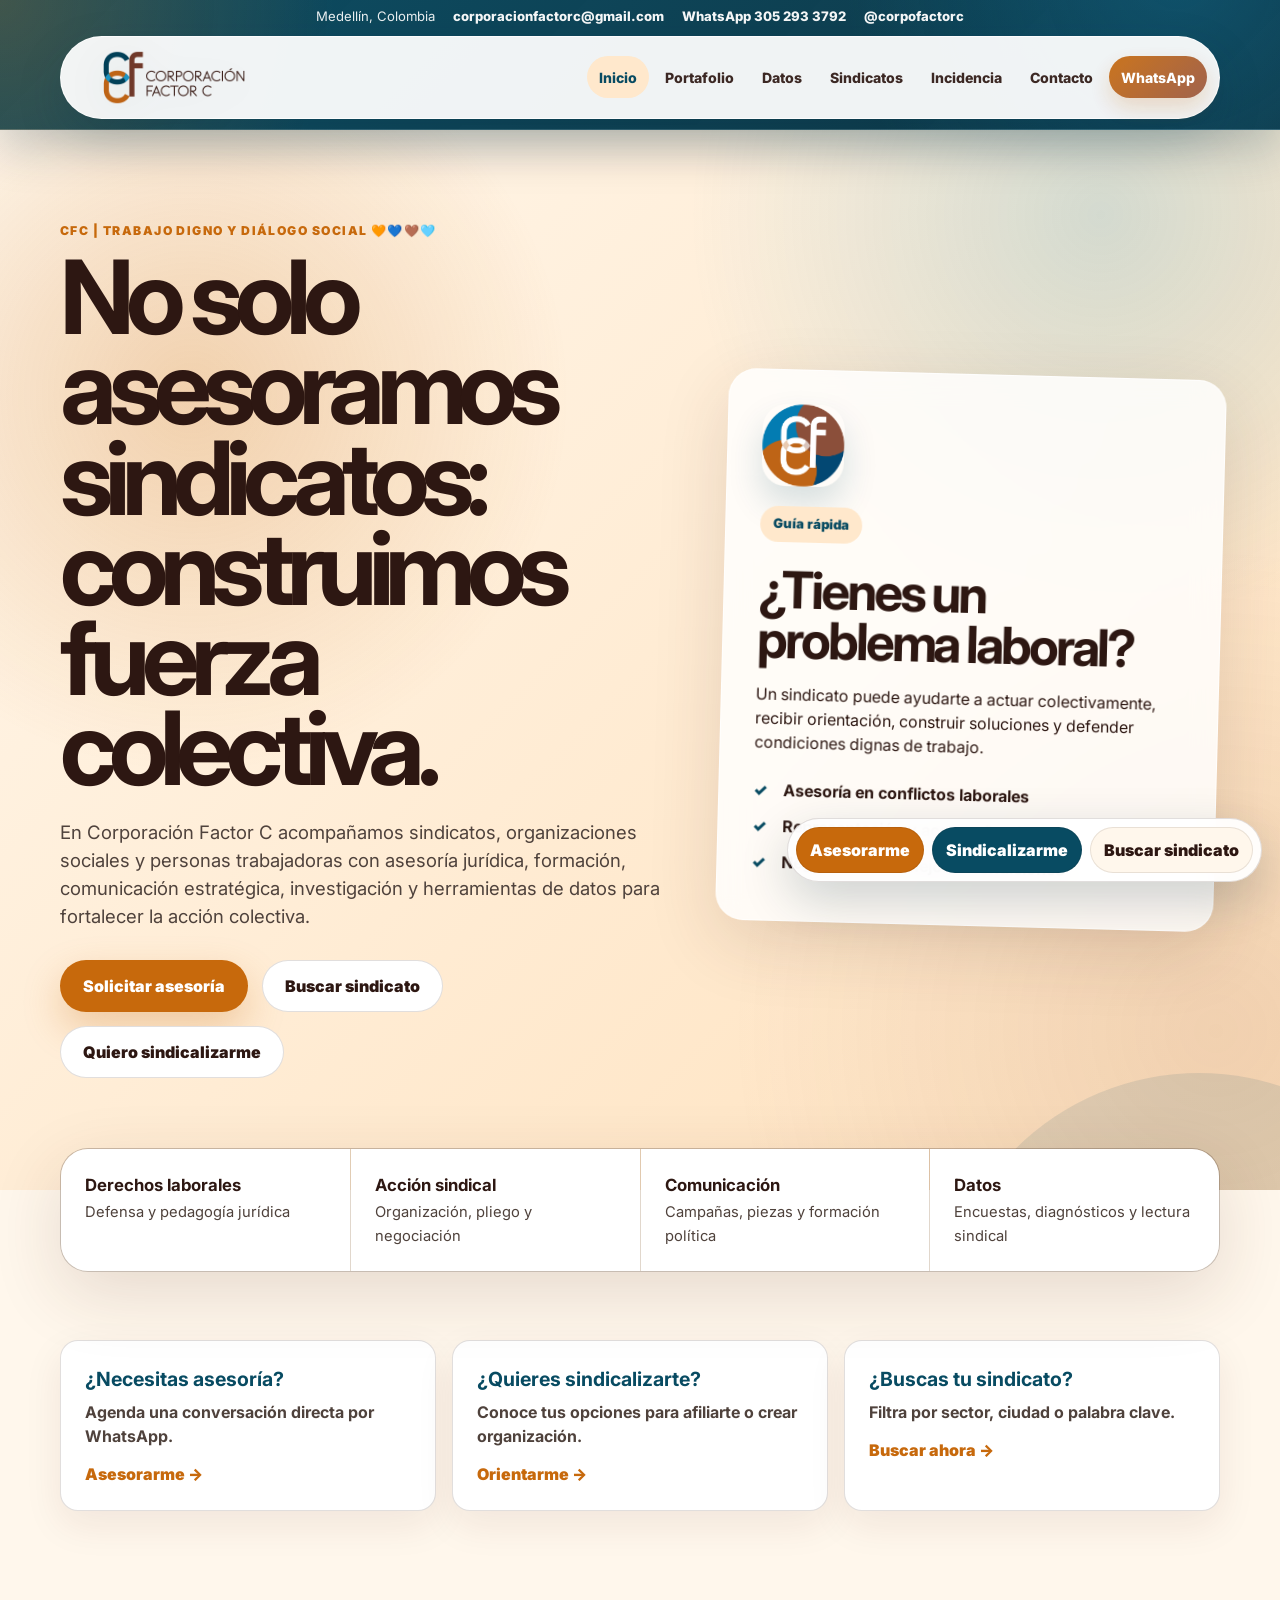
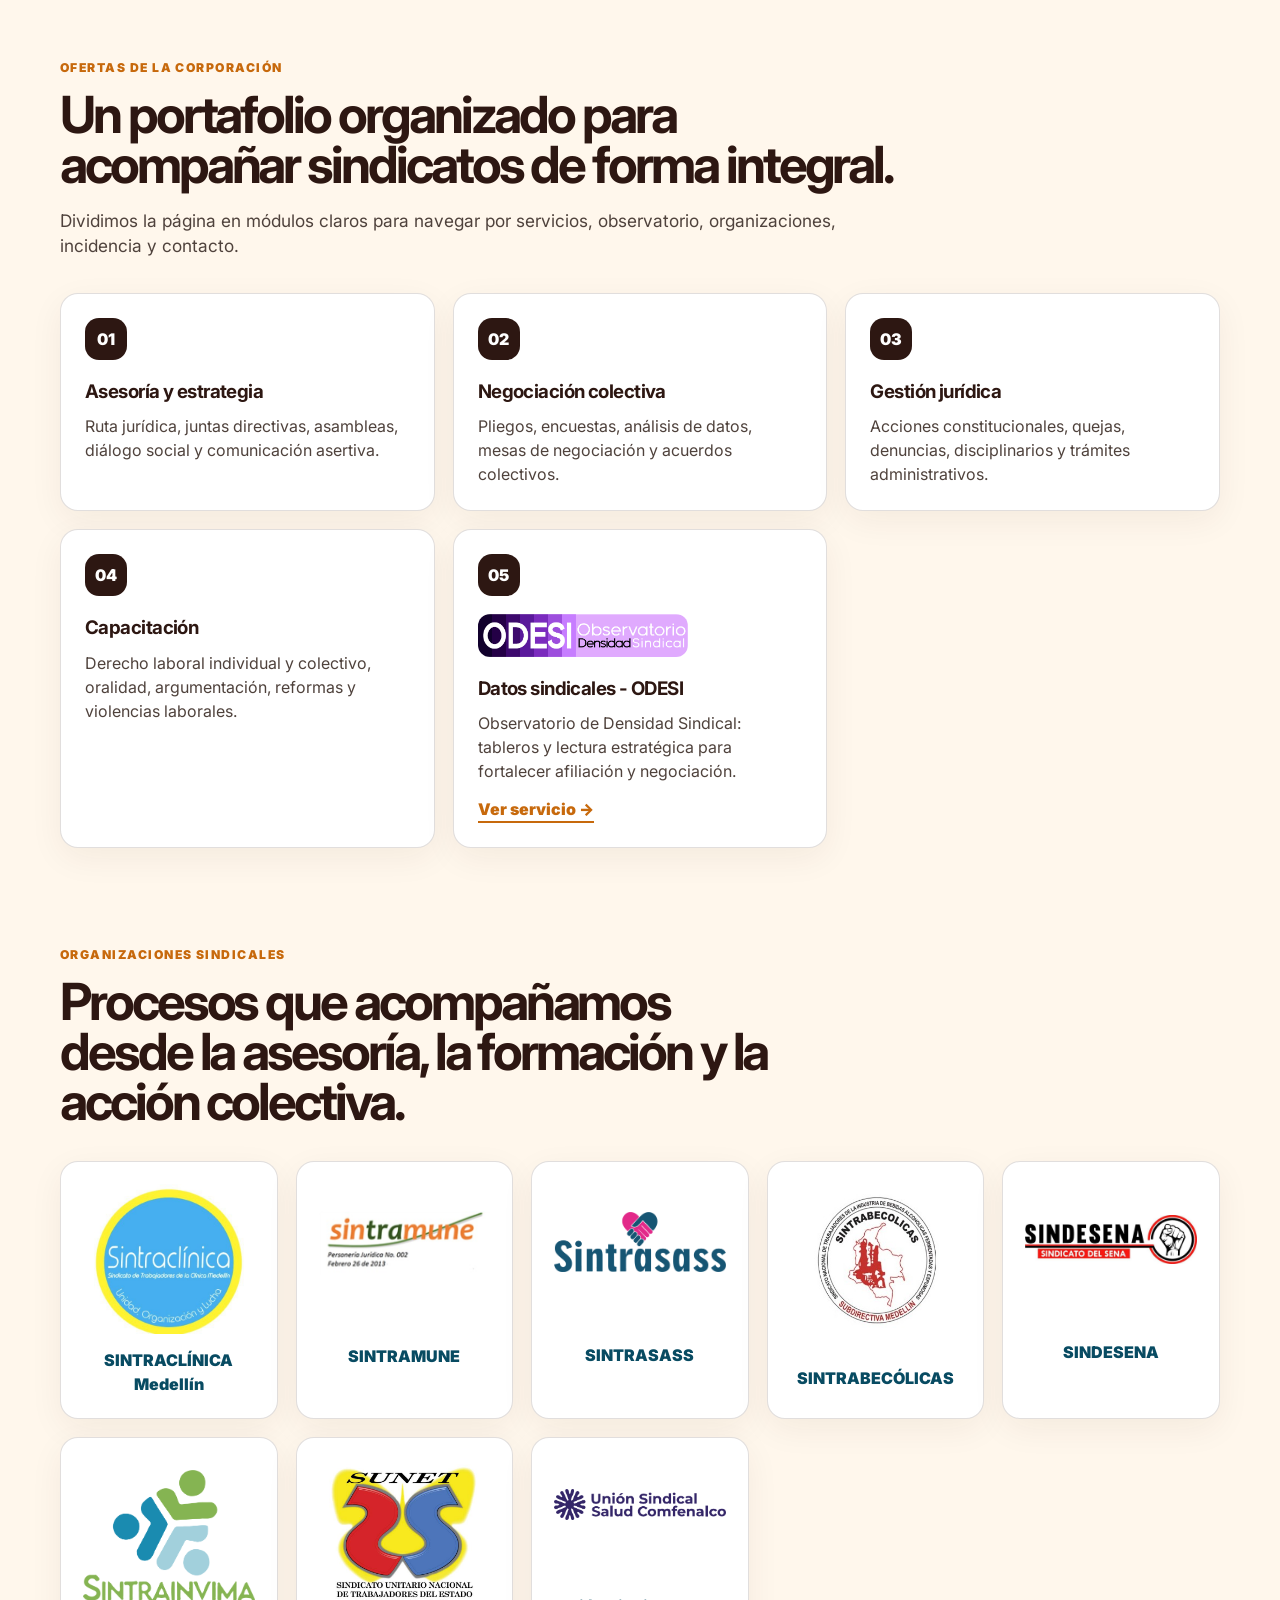
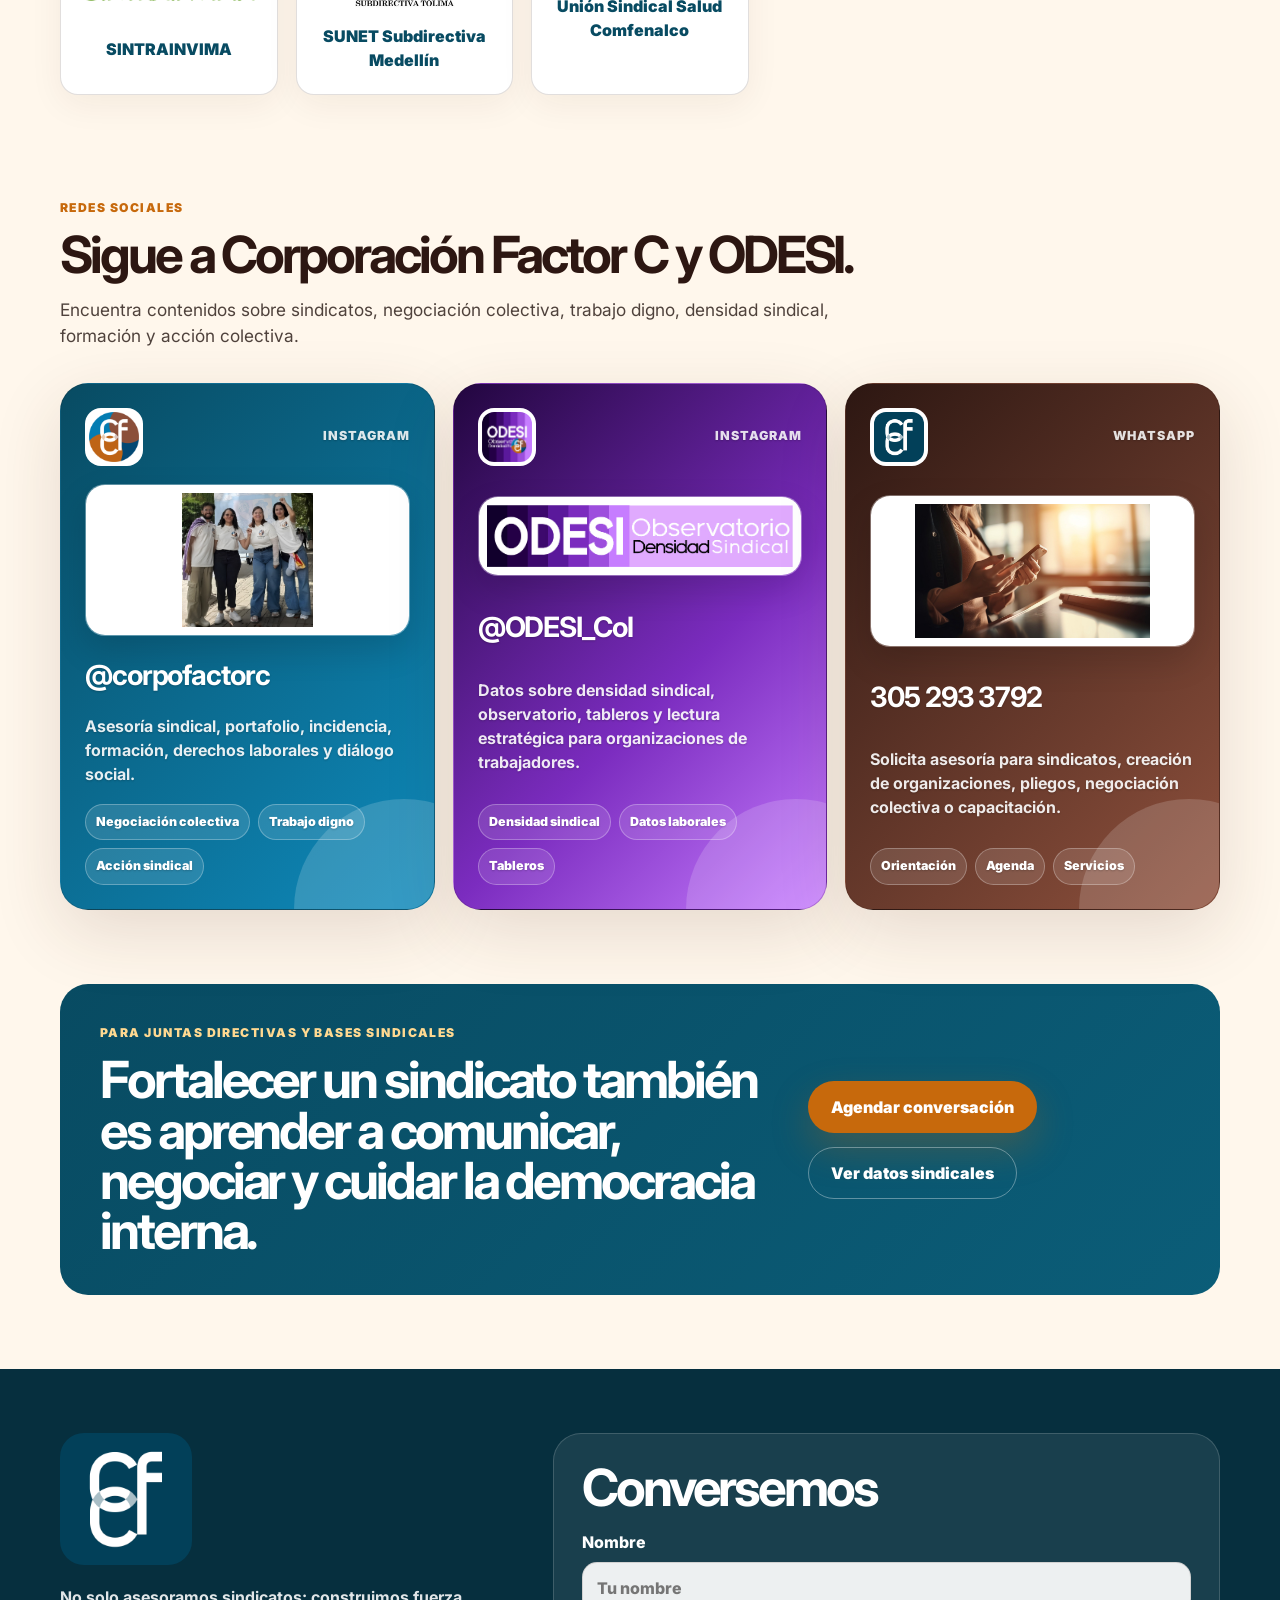
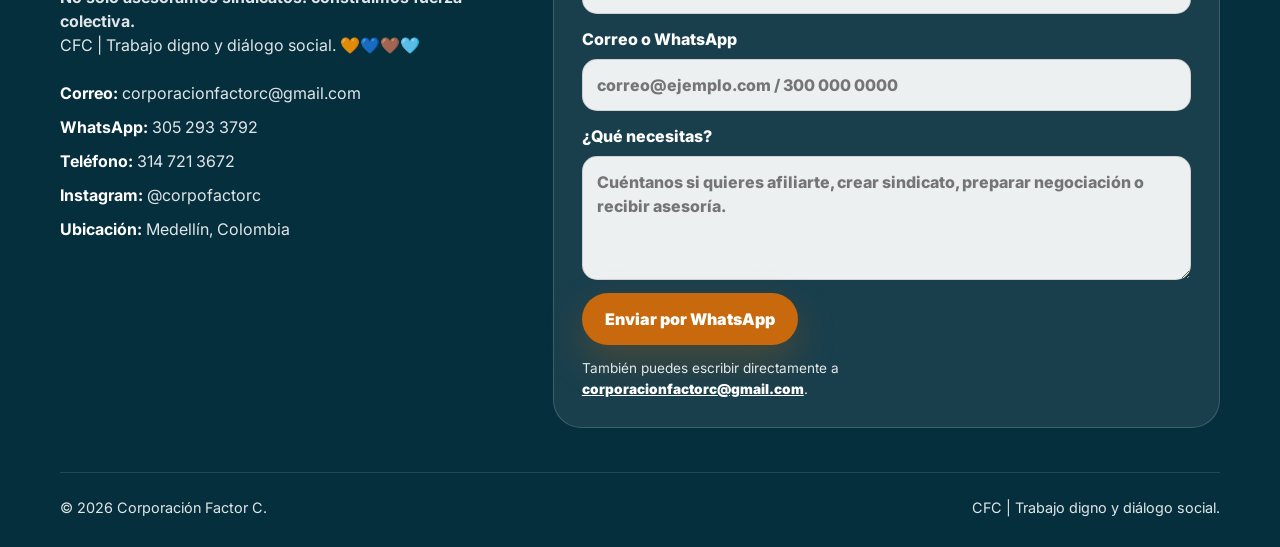
<file: index.html>
<!DOCTYPE html>
<html lang="es">
<head>
  <meta charset="UTF-8" />
  <meta name="viewport" content="width=device-width, initial-scale=1.0" />
  <meta name="description" content="Corporación Factor C acompaña sindicatos y organizaciones de trabajadores en Colombia con asesoría jurídica, negociación colectiva, capacitación, comunicación estratégica, datos sindicales y diálogo social." />
  <meta name="keywords" content="sindicatos, asesoría sindical, organizaciones de trabajadores, negociación colectiva, derecho laboral colectivo, libertad sindical, densidad sindical, ODESI, Corporación Factor C, Medellín, Colombia, diálogo social, trabajo digno" />
  <meta name="author" content="Corporación Factor C" />
  <meta name="robots" content="index, follow" />
  <meta property="og:type" content="website" />
  <meta property="og:site_name" content="Corporación Factor C" />
  <meta property="og:title" content="Corporación Factor C | Asesoría para sindicatos y organizaciones de trabajadores" />
  <meta property="og:description" content="Corporación Factor C acompaña sindicatos y organizaciones de trabajadores en Colombia con asesoría jurídica, negociación colectiva, capacitación, comunicación estratégica, datos sindicales y diálogo social." />
  <meta property="og:image" content="logo-redondo-cfc.png" />
  <meta name="twitter:card" content="summary_large_image" />
  <meta name="twitter:title" content="Corporación Factor C | Asesoría para sindicatos y organizaciones de trabajadores" />
  <meta name="twitter:description" content="Corporación Factor C acompaña sindicatos y organizaciones de trabajadores en Colombia con asesoría jurídica, negociación colectiva, capacitación, comunicación estratégica, datos sindicales y diálogo social." />
  <meta name="theme-color" content="#08465a" />
  <title>Corporación Factor C | Asesoría para sindicatos y organizaciones de trabajadores</title>
  <link rel="icon" type="image/png" href="logo-redondo-cfc.png" />
  <link rel="apple-touch-icon" href="logo-redondo-cfc.png" />
  <link rel="preconnect" href="https://fonts.googleapis.com">
  <link rel="preconnect" href="https://fonts.gstatic.com" crossorigin>
  <link href="https://fonts.googleapis.com/css2?family=Inter:wght@400;500;600;700;800;900&display=swap" rel="stylesheet">
  <link rel="stylesheet" href="styles.css" />
  <script type="application/ld+json">{"@context": "https://schema.org", "@type": "Organization", "name": "Corporación Factor C", "description": "Asesoría jurídica, negociación colectiva, capacitación, comunicación estratégica y datos sindicales para sindicatos y organizaciones de trabajadores en Colombia.", "email": "corporacionfactorc@gmail.com", "telephone": "+57 305 293 3792", "address": {"@type": "PostalAddress", "addressLocality": "Medellín", "addressCountry": "CO"}, "sameAs": ["https://www.instagram.com/corpofactorc/"]}</script>
</head>
<body>

  <div class="sticky-header">
    <div class="topbar" aria-label="Contactos de Corporación Factor C">
      <div class="topbar-inner">
        <span>Medellín, Colombia</span>
        <a href="mailto:corporacionfactorc@gmail.com">corporacionfactorc@gmail.com</a>
        <a href="https://wa.me/573052933792?text=Hola%20Corporaci%C3%B3n%20Factor%20C%2C%20quiero%20recibir%20asesor%C3%ADa%20sindical." target="_blank" rel="noopener">WhatsApp 305 293 3792</a>
        <a href="https://www.instagram.com/corpofactorc/" target="_blank" rel="noopener">@corpofactorc</a>
      </div>
    </div>
    <nav class="navbar" aria-label="Navegación principal">
      <a class="brand" href="index.html" aria-label="Corporación Factor C - inicio">
        <img class="brand-logo" src="logo-factor-c.png" alt="Logo Corporación Factor C" />
      </a>
      <button class="nav-toggle" aria-expanded="false" aria-controls="main-menu">
        <span></span><span></span><span></span>
        <span class="sr-only">Abrir menú</span>
      </button>
      <ul class="nav-menu" id="main-menu"><li><a class="is-active" href="index.html">Inicio</a></li><li><a href="portafolio.html">Portafolio</a></li><li><a href="odesi.html">Datos</a></li><li><a href="sindicatos.html">Sindicatos</a></li><li><a href="incidencia.html">Incidencia</a></li><li><a href="contacto.html">Contacto</a></li><li><a class="nav-cta" href="https://wa.me/573052933792?text=Hola%20Corporaci%C3%B3n%20Factor%20C%2C%20quiero%20recibir%20asesor%C3%ADa%20sindical." target="_blank" rel="noopener">WhatsApp</a></li></ul>
    </nav>
  </div>

  <div class="quick-access" aria-label="Accesos rápidos de contacto sindical">
    <a href="https://wa.me/573052933792?text=Hola%20Corporaci%C3%B3n%20Factor%20C%2C%20quiero%20recibir%20asesor%C3%ADa%20sindical." target="_blank" rel="noopener">Asesorarme</a>
    <a href="https://wa.me/573052933792?text=Hola%20Corporaci%C3%B3n%20Factor%20C%2C%20quiero%20orientaci%C3%B3n%20para%20sindicalizarme%20o%20crear%20un%20sindicato." target="_blank" rel="noopener">Sindicalizarme</a>
    <a href="sindicatos.html#encuentra">Buscar sindicato</a>
  </div>

  <header class="site-header" id="inicio">
    <section class="hero section-grid">
      <div class="hero-copy">
        <p class="eyebrow">CFC | Trabajo digno y diálogo social 🧡💙🤎🩵</p>
        <h1>No solo asesoramos sindicatos: construimos fuerza colectiva.</h1>
        <p class="hero-lead">En Corporación Factor C acompañamos sindicatos, organizaciones sociales y personas trabajadoras con asesoría jurídica, formación, comunicación estratégica, investigación y herramientas de datos para fortalecer la acción colectiva.</p>
        <div class="hero-actions">
          <a class="btn btn-primary" href="https://wa.me/573052933792?text=Hola%20Corporaci%C3%B3n%20Factor%20C%2C%20quiero%20recibir%20asesor%C3%ADa%20sindical." target="_blank" rel="noopener">Solicitar asesoría</a>
          <a class="btn btn-secondary" href="sindicatos.html#encuentra">Buscar sindicato</a>
          <a class="btn btn-secondary" href="sindicatos.html#por-que-afiliarte">Quiero sindicalizarme</a>
        </div>
      </div>
      <aside class="hero-card" aria-label="Mensaje destacado">
        <img class="hero-logo" src="logo-redondo-cfc.png" alt="Símbolo de Corporación Factor C" />
        <span class="card-tag">Guía rápida</span>
        <h2>¿Tienes un problema laboral?</h2>
        <p>Un sindicato puede ayudarte a actuar colectivamente, recibir orientación, construir soluciones y defender condiciones dignas de trabajo.</p>
        <ul class="check-list">
          <li>Asesoría en conflictos laborales</li>
          <li>Representación y acompañamiento</li>
          <li>Negociación de mejores condiciones</li>
        </ul>
      </aside>
    </section>
  </header>

  <main>
    <section class="trust-strip" aria-label="Principios de trabajo">
      <div><strong>Derechos laborales</strong><span>Defensa y pedagogía jurídica</span></div>
      <div><strong>Acción sindical</strong><span>Organización, pliego y negociación</span></div>
      <div><strong>Comunicación</strong><span>Campañas, piezas y formación política</span></div>
      <div><strong>Datos</strong><span>Encuestas, diagnósticos y lectura sindical</span></div>
    </section>

    <section class="section home-cta-trio" aria-label="Acciones rápidas para personas trabajadoras y sindicatos">
      <article><strong>¿Necesitas asesoría?</strong><span>Agenda una conversación directa por WhatsApp.</span><a href="https://wa.me/573052933792?text=Hola%20Corporaci%C3%B3n%20Factor%20C%2C%20quiero%20asesor%C3%ADa%20sindical." target="_blank" rel="noopener">Asesorarme →</a></article>
      <article><strong>¿Quieres sindicalizarte?</strong><span>Conoce tus opciones para afiliarte o crear organización.</span><a href="sindicatos.html#por-que-afiliarte">Orientarme →</a></article>
      <article><strong>¿Buscas tu sindicato?</strong><span>Filtra por sector, ciudad o palabra clave.</span><a href="sindicatos.html#encuentra">Buscar ahora →</a></article>
    </section>

    <section class="section">
      <div class="section-heading">
        <p class="eyebrow">Ofertas de la corporación</p>
        <h2>Un portafolio organizado para acompañar sindicatos de forma integral.</h2>
        <p>Dividimos la página en módulos claros para navegar por servicios, observatorio, organizaciones, incidencia y contacto.</p>
      </div>
      <div class="offer-grid">
        <article class="offer-card"><span class="icon">01</span><h3>Asesoría y estrategia</h3><p>Ruta jurídica, juntas directivas, asambleas, diálogo social y comunicación asertiva.</p></article>
        <article class="offer-card"><span class="icon">02</span><h3>Negociación colectiva</h3><p>Pliegos, encuestas, análisis de datos, mesas de negociación y acuerdos colectivos.</p></article>
        <article class="offer-card"><span class="icon">03</span><h3>Gestión jurídica</h3><p>Acciones constitucionales, quejas, denuncias, disciplinarios y trámites administrativos.</p></article>
        <article class="offer-card"><span class="icon">04</span><h3>Capacitación</h3><p>Derecho laboral individual y colectivo, oralidad, argumentación, reformas y violencias laborales.</p></article>
        <article class="offer-card odesi-service-card"><span class="icon">05</span><img class="offer-logo compact-offer-logo" src="odesi-rectangular.jpg" alt="Logo ODESI Observatorio de Densidad Sindical"><h3>Datos sindicales - ODESI</h3><p>Observatorio de Densidad Sindical: tableros y lectura estratégica para fortalecer afiliación y negociación.</p><a class="text-link" href="odesi.html">Ver servicio →</a></article>
      </div>
    </section>

    <section class="section union-logos">
      <div class="section-heading narrow">
        <p class="eyebrow">Organizaciones sindicales</p>
        <h2>Procesos que acompañamos desde la asesoría, la formación y la acción colectiva.</h2>
      </div>
      <div class="logo-wall" aria-label="Logos de organizaciones sindicales acompañadas">
        <article class="logo-tile"><img src="sintraclinica.png" alt="Logo SINTRACLÍNICA Medellín" /><span>SINTRACLÍNICA Medellín</span></article>
        <article class="logo-tile"><img src="sintramune.jpg" alt="Logo SINTRAMUNE" /><span>SINTRAMUNE</span></article>
        <article class="logo-tile"><img src="sintrasass-transparente.png" alt="Logo SINTRASASS" /><span>SINTRASASS</span></article>
        <article class="logo-tile"><img src="sintrabecolicas.jpg" alt="Logo SINTRABECÓLICAS Subdirectiva Medellín" /><span>SINTRABECÓLICAS</span></article>
        <article class="logo-tile"><img src="sindesena.jpeg" alt="Logo SINDESENA Sindicato del SENA" /><span>SINDESENA</span></article>
        <article class="logo-tile"><img src="sintrainvima.png" alt="Logo SINTRAINVIMA" /><span>SINTRAINVIMA</span></article>
        <article class="logo-tile"><img src="sunet.jpeg" alt="Logo SUNET Subdirectiva Medellín" /><span>SUNET Subdirectiva Medellín</span></article>
        <article class="logo-tile"><img src="union-sindical-salud-comfenalco.png" alt="Logo Unión Sindical Salud Comfenalco" /><span>Unión Sindical Salud Comfenalco</span></article>
      </div>
    </section>


    <section class="section social-preview-section" id="redes-sociales">
      <div class="section-heading">
        <p class="eyebrow">Redes sociales</p>
        <h2>Sigue a Corporación Factor C y ODESI.</h2>
        <p>Encuentra contenidos sobre sindicatos, negociación colectiva, trabajo digno, densidad sindical, formación y acción colectiva.</p>
      </div>
      <div class="social-preview-grid" aria-label="Previsualización de redes sociales de Corporación Factor C">
        <a class="social-preview-card instagram" href="https://www.instagram.com/corpofactorc/" target="_blank" rel="noopener" aria-label="Abrir Instagram de Corporación Factor C">
          <div class="social-preview-top"><img src="logo-redondo-cfc.png" alt="Logo Corporación Factor C" loading="lazy"><span>Instagram</span></div>
          <div class="social-shot"><img src="equipo-cfc.jpg" alt="Miniatura de contenido de Corporación Factor C" loading="lazy"></div>
          <strong>@corpofactorc</strong>
          <p>Asesoría sindical, portafolio, incidencia, formación, derechos laborales y diálogo social.</p>
          <div class="mini-posts"><span>Negociación colectiva</span><span>Trabajo digno</span><span>Acción sindical</span></div>
        </a>
        <a class="social-preview-card odesi" href="https://www.instagram.com/ODESI_Col/" target="_blank" rel="noopener" aria-label="Abrir Instagram de ODESI">
          <div class="social-preview-top"><img src="odesi-cfc.jpg" alt="Logo ODESI" loading="lazy"><span>Instagram</span></div>
          <div class="social-shot"><img src="odesi-rectangular.jpg" alt="Miniatura ODESI Observatorio de Densidad Sindical" loading="lazy"></div>
          <strong>@ODESI_Col</strong>
          <p>Datos sobre densidad sindical, observatorio, tableros y lectura estratégica para organizaciones de trabajadores.</p>
          <div class="mini-posts"><span>Densidad sindical</span><span>Datos laborales</span><span>Tableros</span></div>
        </a>
        <a class="social-preview-card whatsapp" href="https://wa.me/573052933792" target="_blank" rel="noopener" aria-label="Escribir por WhatsApp a Corporación Factor C">
          <div class="social-preview-top"><img src="logo-blanco-azul.png" alt="Logo CFC" loading="lazy"><span>WhatsApp</span></div>
          <div class="social-shot"><img src="contacto-cfc.jpg" alt="Miniatura de contacto de Corporación Factor C" loading="lazy"></div>
          <strong>305 293 3792</strong>
          <p>Solicita asesoría para sindicatos, creación de organizaciones, pliegos, negociación colectiva o capacitación.</p>
          <div class="mini-posts"><span>Orientación</span><span>Agenda</span><span>Servicios</span></div>
        </a>
      </div>
    </section>

    <section class="section callout">
      <div>
        <p class="eyebrow">Para juntas directivas y bases sindicales</p>
        <h2>Fortalecer un sindicato también es aprender a comunicar, negociar y cuidar la democracia interna.</h2>
      </div>
      <div class="callout-actions">
        <a class="btn btn-primary" href="contacto.html">Agendar conversación</a>
        <a class="btn btn-ghost" href="odesi.html">Ver datos sindicales</a>
      </div>
    </section>
  </main>


  <footer class="footer" id="contacto">
    <div class="footer-main">
      <div>
        <a class="brand brand-footer" href="index.html" aria-label="Corporación Factor C - inicio">
          <img class="footer-logo" src="logo-blanco-azul.png" alt="Logo Corporación Factor C en blanco" />
        </a>
        <p><strong>No solo asesoramos sindicatos: construimos fuerza colectiva.</strong><br>CFC | Trabajo digno y diálogo social. 🧡💙🤎🩵</p>
        <div class="contact-list" aria-label="Datos de contacto reales de Corporación Factor C">
          <a href="mailto:corporacionfactorc@gmail.com"><strong>Correo:</strong> corporacionfactorc@gmail.com</a>
          <a href="https://wa.me/573052933792?text=Hola%20Corporaci%C3%B3n%20Factor%20C%2C%20quiero%20recibir%20asesor%C3%ADa%20sindical." target="_blank" rel="noopener"><strong>WhatsApp:</strong> 305 293 3792</a>
          <a href="https://wa.me/573147213672" target="_blank" rel="noopener"><strong>Teléfono:</strong> 314 721 3672</a>
          <a href="https://www.instagram.com/corpofactorc/" target="_blank" rel="noopener"><strong>Instagram:</strong> @corpofactorc</a>
          <span><strong>Ubicación:</strong> Medellín, Colombia</span>
        </div>
      </div>
      <form class="contact-card" id="contactForm" aria-label="Formulario de contacto por WhatsApp">
        <h2>Conversemos</h2>
        <label>Nombre
          <input id="contactName" type="text" placeholder="Tu nombre" />
        </label>
        <label>Correo o WhatsApp
          <input id="contactInfo" type="text" placeholder="correo@ejemplo.com / 300 000 0000" />
        </label>
        <label>¿Qué necesitas?
          <textarea id="contactMessage" rows="4" placeholder="Cuéntanos si quieres afiliarte, crear sindicato, preparar negociación o recibir asesoría."></textarea>
        </label>
        <button class="btn btn-primary" type="submit">Enviar por WhatsApp</button>
        <p class="form-note">También puedes escribir directamente a <a href="mailto:corporacionfactorc@gmail.com">corporacionfactorc@gmail.com</a>.</p>
      </form>
    </div>
    <div class="footer-bottom">
      <span>© <span id="year"></span> Corporación Factor C.</span>
      <span>CFC | Trabajo digno y diálogo social.</span>
    </div>
  </footer>
  <script src="script.js"></script>
</body>
</html>
</file>
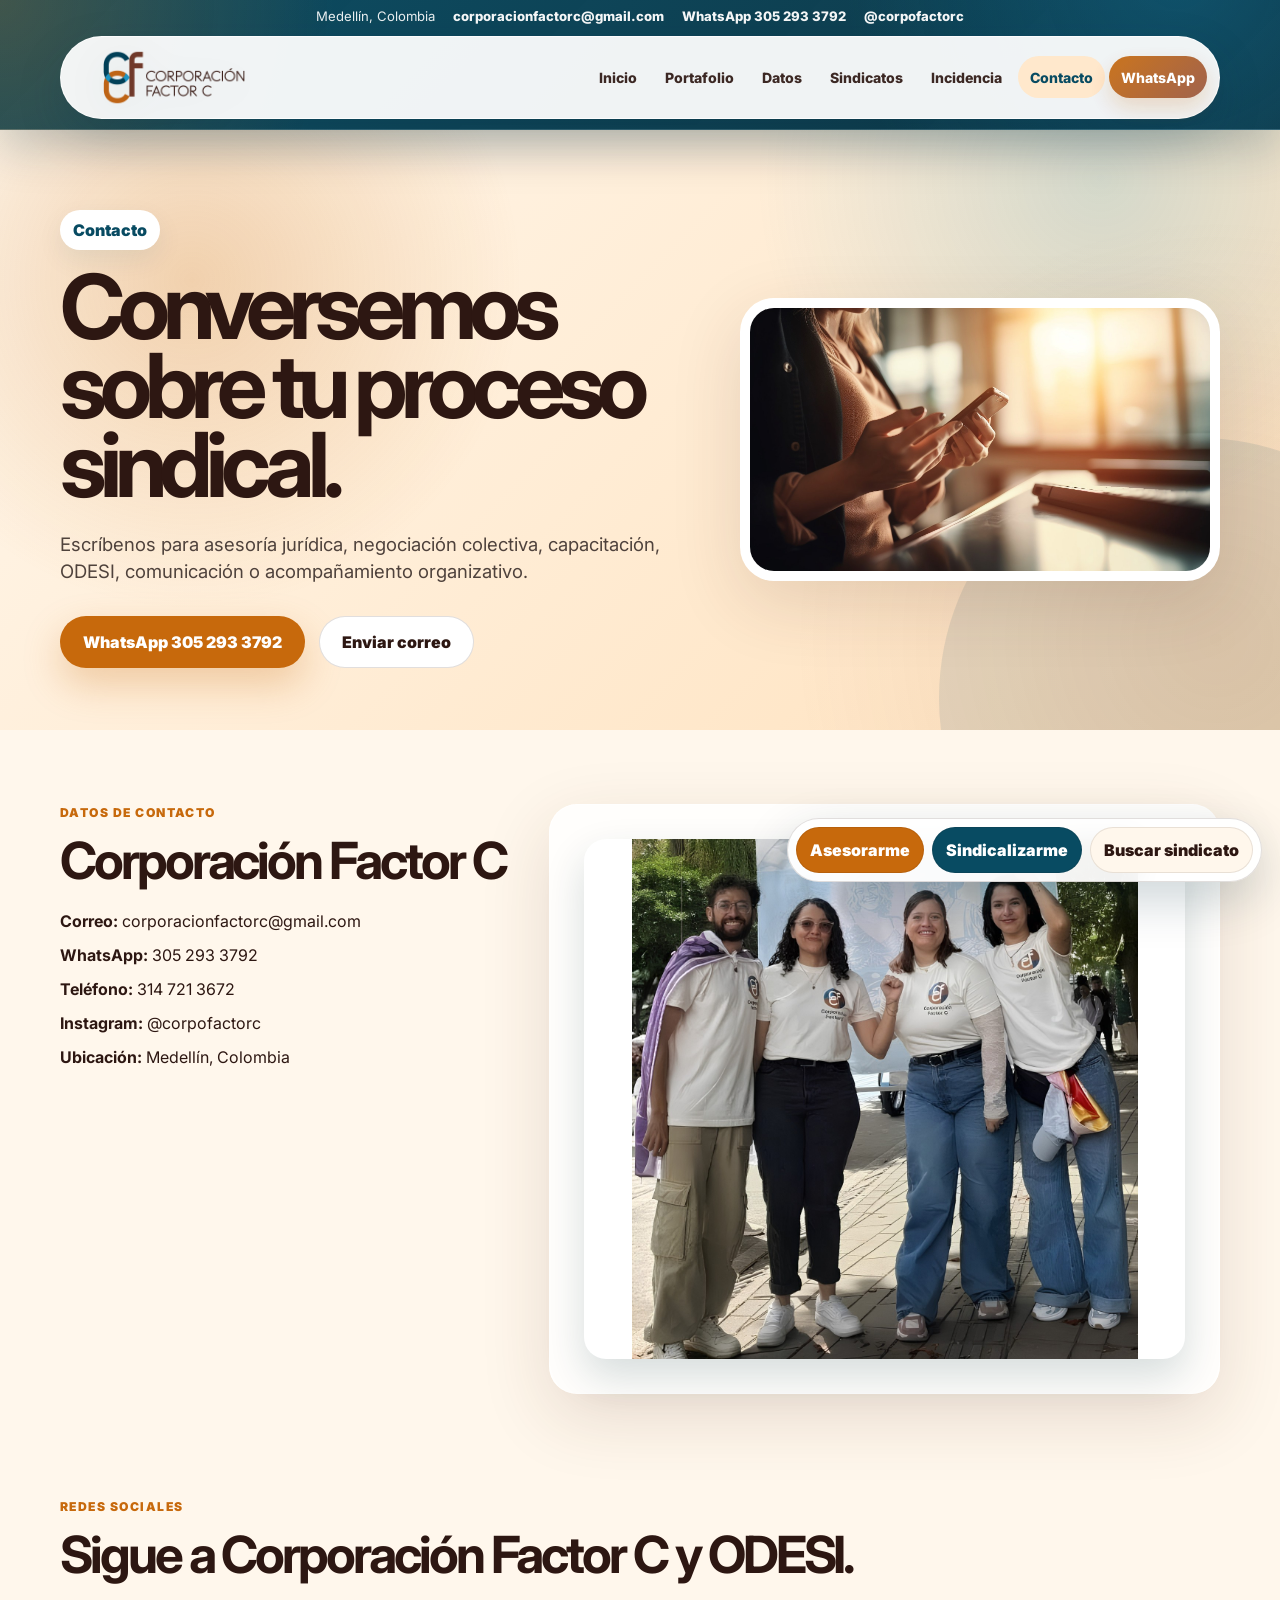
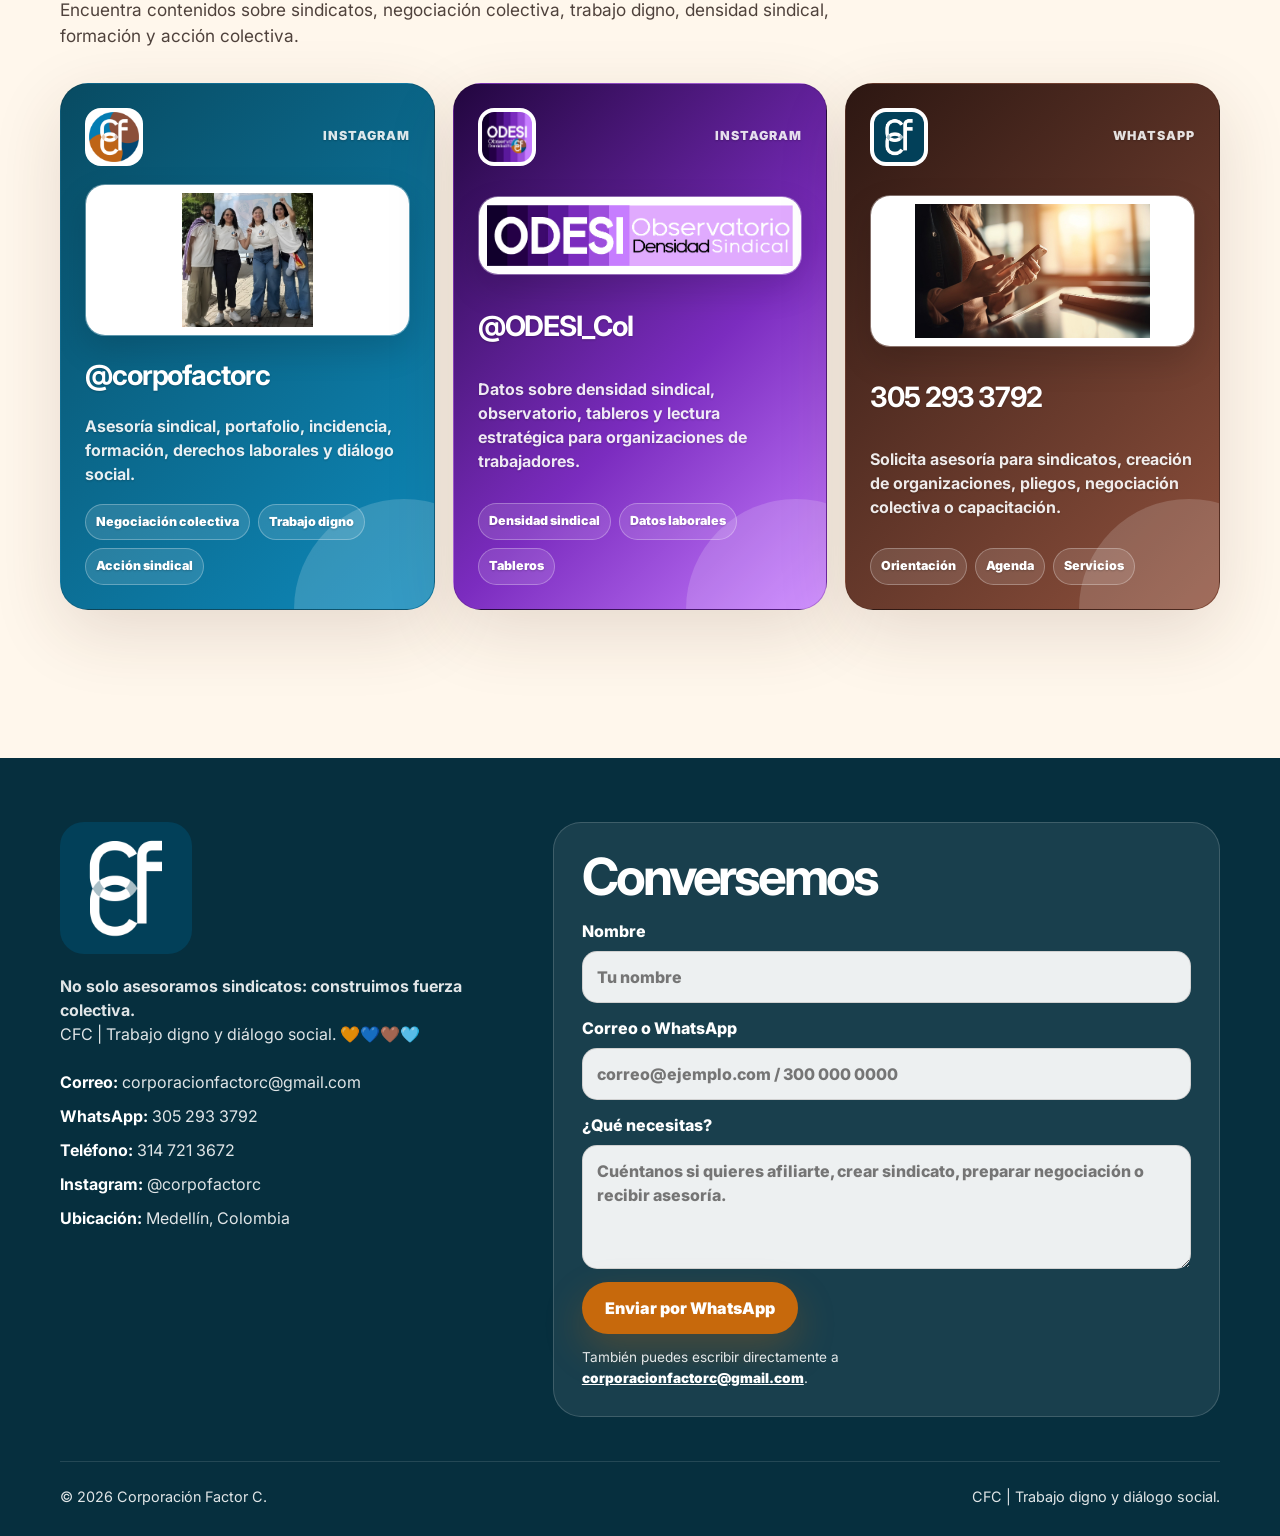
<file: contacto.html>
<!DOCTYPE html>
<html lang="es">
<head>
  <meta charset="UTF-8" />
  <meta name="viewport" content="width=device-width, initial-scale=1.0" />
  <meta name="description" content="Contacta a Corporación Factor C para asesoría jurídica sindical, negociación colectiva, capacitación, comunicación estratégica, ODESI y acompañamiento a organizaciones de trabajadores." />
  <meta name="keywords" content="sindicatos, asesoría sindical, organizaciones de trabajadores, negociación colectiva, derecho laboral colectivo, libertad sindical, densidad sindical, ODESI, Corporación Factor C, Medellín, Colombia, diálogo social, trabajo digno" />
  <meta name="author" content="Corporación Factor C" />
  <meta name="robots" content="index, follow" />
  <meta property="og:type" content="website" />
  <meta property="og:site_name" content="Corporación Factor C" />
  <meta property="og:title" content="Contacto | Corporación Factor C asesoría sindical en Colombia" />
  <meta property="og:description" content="Contacta a Corporación Factor C para asesoría jurídica sindical, negociación colectiva, capacitación, comunicación estratégica, ODESI y acompañamiento a organizaciones de trabajadores." />
  <meta property="og:image" content="logo-redondo-cfc.png" />
  <meta name="twitter:card" content="summary_large_image" />
  <meta name="twitter:title" content="Contacto | Corporación Factor C asesoría sindical en Colombia" />
  <meta name="twitter:description" content="Contacta a Corporación Factor C para asesoría jurídica sindical, negociación colectiva, capacitación, comunicación estratégica, ODESI y acompañamiento a organizaciones de trabajadores." />
  <meta name="theme-color" content="#08465a" />
  <title>Contacto | Corporación Factor C asesoría sindical en Colombia</title>
  <link rel="icon" type="image/png" href="logo-redondo-cfc.png" />
  <link rel="apple-touch-icon" href="logo-redondo-cfc.png" />
  <link rel="preconnect" href="https://fonts.googleapis.com">
  <link rel="preconnect" href="https://fonts.gstatic.com" crossorigin>
  <link href="https://fonts.googleapis.com/css2?family=Inter:wght@400;500;600;700;800;900&display=swap" rel="stylesheet">
  <link rel="stylesheet" href="styles.css" />
  <script type="application/ld+json">{"@context": "https://schema.org", "@type": "Organization", "name": "Corporación Factor C", "description": "Asesoría jurídica, negociación colectiva, capacitación, comunicación estratégica y datos sindicales para sindicatos y organizaciones de trabajadores en Colombia.", "email": "corporacionfactorc@gmail.com", "telephone": "+57 305 293 3792", "address": {"@type": "PostalAddress", "addressLocality": "Medellín", "addressCountry": "CO"}, "sameAs": ["https://www.instagram.com/corpofactorc/"]}</script>
</head>
<body>

  <div class="sticky-header">
    <div class="topbar" aria-label="Contactos de Corporación Factor C">
      <div class="topbar-inner">
        <span>Medellín, Colombia</span>
        <a href="mailto:corporacionfactorc@gmail.com">corporacionfactorc@gmail.com</a>
        <a href="https://wa.me/573052933792?text=Hola%20Corporaci%C3%B3n%20Factor%20C%2C%20quiero%20recibir%20asesor%C3%ADa%20sindical." target="_blank" rel="noopener">WhatsApp 305 293 3792</a>
        <a href="https://www.instagram.com/corpofactorc/" target="_blank" rel="noopener">@corpofactorc</a>
      </div>
    </div>
    <nav class="navbar" aria-label="Navegación principal">
      <a class="brand" href="index.html" aria-label="Corporación Factor C - inicio">
        <img class="brand-logo" src="logo-factor-c.png" alt="Logo Corporación Factor C" />
      </a>
      <button class="nav-toggle" aria-expanded="false" aria-controls="main-menu">
        <span></span><span></span><span></span>
        <span class="sr-only">Abrir menú</span>
      </button>
      <ul class="nav-menu" id="main-menu"><li><a href="index.html">Inicio</a></li><li><a href="portafolio.html">Portafolio</a></li><li><a href="odesi.html">Datos</a></li><li><a href="sindicatos.html">Sindicatos</a></li><li><a href="incidencia.html">Incidencia</a></li><li><a class="is-active" href="contacto.html">Contacto</a></li><li><a class="nav-cta" href="https://wa.me/573052933792?text=Hola%20Corporaci%C3%B3n%20Factor%20C%2C%20quiero%20recibir%20asesor%C3%ADa%20sindical." target="_blank" rel="noopener">WhatsApp</a></li></ul>
    </nav>
  </div>

  <div class="quick-access" aria-label="Accesos rápidos de contacto sindical">
    <a href="https://wa.me/573052933792?text=Hola%20Corporaci%C3%B3n%20Factor%20C%2C%20quiero%20recibir%20asesor%C3%ADa%20sindical." target="_blank" rel="noopener">Asesorarme</a>
    <a href="https://wa.me/573052933792?text=Hola%20Corporaci%C3%B3n%20Factor%20C%2C%20quiero%20orientaci%C3%B3n%20para%20sindicalizarme%20o%20crear%20un%20sindicato." target="_blank" rel="noopener">Sindicalizarme</a>
    <a href="sindicatos.html#encuentra">Buscar sindicato</a>
  </div>

  <header class="page-hero">
    <section class="section-grid">
      <div>
        <span class="page-kicker">Contacto</span>
        <h1>Conversemos sobre tu proceso sindical.</h1>
        <p class="page-lead">Escríbenos para asesoría jurídica, negociación colectiva, capacitación, ODESI, comunicación o acompañamiento organizativo.</p>
        <div class="inline-actions"><a class="btn btn-primary" href="https://wa.me/573052933792?text=Hola%20Corporaci%C3%B3n%20Factor%20C%2C%20quiero%20recibir%20asesor%C3%ADa%20sindical." target="_blank" rel="noopener">WhatsApp 305 293 3792</a><a class="btn btn-secondary" href="mailto:corporacionfactorc@gmail.com">Enviar correo</a></div>
      </div>
      <img class="page-visual-logo page-visual-photo" src="contacto-cfc.jpg" alt="Contacto y acompañamiento de Corporación Factor C">
    </section>
  </header>
  <main>
    <section class="section split">
      <div>
        <p class="eyebrow">Datos de contacto</p>
        <h2>Corporación Factor C</h2>
        <div class="contact-list contact-list-light">
          <a href="mailto:corporacionfactorc@gmail.com"><strong>Correo:</strong> corporacionfactorc@gmail.com</a>
          <a href="https://wa.me/573052933792?text=Hola%20Corporaci%C3%B3n%20Factor%20C%2C%20quiero%20recibir%20asesor%C3%ADa%20sindical." target="_blank" rel="noopener"><strong>WhatsApp:</strong> 305 293 3792</a>
          <a href="https://wa.me/573147213672" target="_blank" rel="noopener"><strong>Teléfono:</strong> 314 721 3672</a>
          <a href="https://www.instagram.com/corpofactorc/" target="_blank" rel="noopener"><strong>Instagram:</strong> @corpofactorc</a>
          <span><strong>Ubicación:</strong> Medellín, Colombia</span>
        </div>
      </div>
      <div class="image-card">
        <img src="equipo-cfc.jpg" alt="Equipo de Corporación Factor C en el portafolio de servicios">
      </div>
    </section>

    <section class="section social-preview-section" id="redes-sociales">
      <div class="section-heading">
        <p class="eyebrow">Redes sociales</p>
        <h2>Sigue a Corporación Factor C y ODESI.</h2>
        <p>Encuentra contenidos sobre sindicatos, negociación colectiva, trabajo digno, densidad sindical, formación y acción colectiva.</p>
      </div>
      <div class="social-preview-grid" aria-label="Previsualización de redes sociales de Corporación Factor C">
        <a class="social-preview-card instagram" href="https://www.instagram.com/corpofactorc/" target="_blank" rel="noopener" aria-label="Abrir Instagram de Corporación Factor C">
          <div class="social-preview-top"><img src="logo-redondo-cfc.png" alt="Logo Corporación Factor C" loading="lazy"><span>Instagram</span></div>
          <div class="social-shot"><img src="equipo-cfc.jpg" alt="Miniatura de contenido de Corporación Factor C" loading="lazy"></div>
          <strong>@corpofactorc</strong>
          <p>Asesoría sindical, portafolio, incidencia, formación, derechos laborales y diálogo social.</p>
          <div class="mini-posts"><span>Negociación colectiva</span><span>Trabajo digno</span><span>Acción sindical</span></div>
        </a>
        <a class="social-preview-card odesi" href="https://www.instagram.com/ODESI_Col/" target="_blank" rel="noopener" aria-label="Abrir Instagram de ODESI">
          <div class="social-preview-top"><img src="odesi-cfc.jpg" alt="Logo ODESI" loading="lazy"><span>Instagram</span></div>
          <div class="social-shot"><img src="odesi-rectangular.jpg" alt="Miniatura ODESI Observatorio de Densidad Sindical" loading="lazy"></div>
          <strong>@ODESI_Col</strong>
          <p>Datos sobre densidad sindical, observatorio, tableros y lectura estratégica para organizaciones de trabajadores.</p>
          <div class="mini-posts"><span>Densidad sindical</span><span>Datos laborales</span><span>Tableros</span></div>
        </a>
        <a class="social-preview-card whatsapp" href="https://wa.me/573052933792" target="_blank" rel="noopener" aria-label="Escribir por WhatsApp a Corporación Factor C">
          <div class="social-preview-top"><img src="logo-blanco-azul.png" alt="Logo CFC" loading="lazy"><span>WhatsApp</span></div>
          <div class="social-shot"><img src="contacto-cfc.jpg" alt="Miniatura de contacto de Corporación Factor C" loading="lazy"></div>
          <strong>305 293 3792</strong>
          <p>Solicita asesoría para sindicatos, creación de organizaciones, pliegos, negociación colectiva o capacitación.</p>
          <div class="mini-posts"><span>Orientación</span><span>Agenda</span><span>Servicios</span></div>
        </a>
      </div>
    </section>

  </main>


  <footer class="footer" id="contacto">
    <div class="footer-main">
      <div>
        <a class="brand brand-footer" href="index.html" aria-label="Corporación Factor C - inicio">
          <img class="footer-logo" src="logo-blanco-azul.png" alt="Logo Corporación Factor C en blanco" />
        </a>
        <p><strong>No solo asesoramos sindicatos: construimos fuerza colectiva.</strong><br>CFC | Trabajo digno y diálogo social. 🧡💙🤎🩵</p>
        <div class="contact-list" aria-label="Datos de contacto reales de Corporación Factor C">
          <a href="mailto:corporacionfactorc@gmail.com"><strong>Correo:</strong> corporacionfactorc@gmail.com</a>
          <a href="https://wa.me/573052933792?text=Hola%20Corporaci%C3%B3n%20Factor%20C%2C%20quiero%20recibir%20asesor%C3%ADa%20sindical." target="_blank" rel="noopener"><strong>WhatsApp:</strong> 305 293 3792</a>
          <a href="https://wa.me/573147213672" target="_blank" rel="noopener"><strong>Teléfono:</strong> 314 721 3672</a>
          <a href="https://www.instagram.com/corpofactorc/" target="_blank" rel="noopener"><strong>Instagram:</strong> @corpofactorc</a>
          <span><strong>Ubicación:</strong> Medellín, Colombia</span>
        </div>
      </div>
      <form class="contact-card" id="contactForm" aria-label="Formulario de contacto por WhatsApp">
        <h2>Conversemos</h2>
        <label>Nombre
          <input id="contactName" type="text" placeholder="Tu nombre" />
        </label>
        <label>Correo o WhatsApp
          <input id="contactInfo" type="text" placeholder="correo@ejemplo.com / 300 000 0000" />
        </label>
        <label>¿Qué necesitas?
          <textarea id="contactMessage" rows="4" placeholder="Cuéntanos si quieres afiliarte, crear sindicato, preparar negociación o recibir asesoría."></textarea>
        </label>
        <button class="btn btn-primary" type="submit">Enviar por WhatsApp</button>
        <p class="form-note">También puedes escribir directamente a <a href="mailto:corporacionfactorc@gmail.com">corporacionfactorc@gmail.com</a>.</p>
      </form>
    </div>
    <div class="footer-bottom">
      <span>© <span id="year"></span> Corporación Factor C.</span>
      <span>CFC | Trabajo digno y diálogo social.</span>
    </div>
  </footer>
  <script src="script.js"></script>
</body>
</html>
</file>
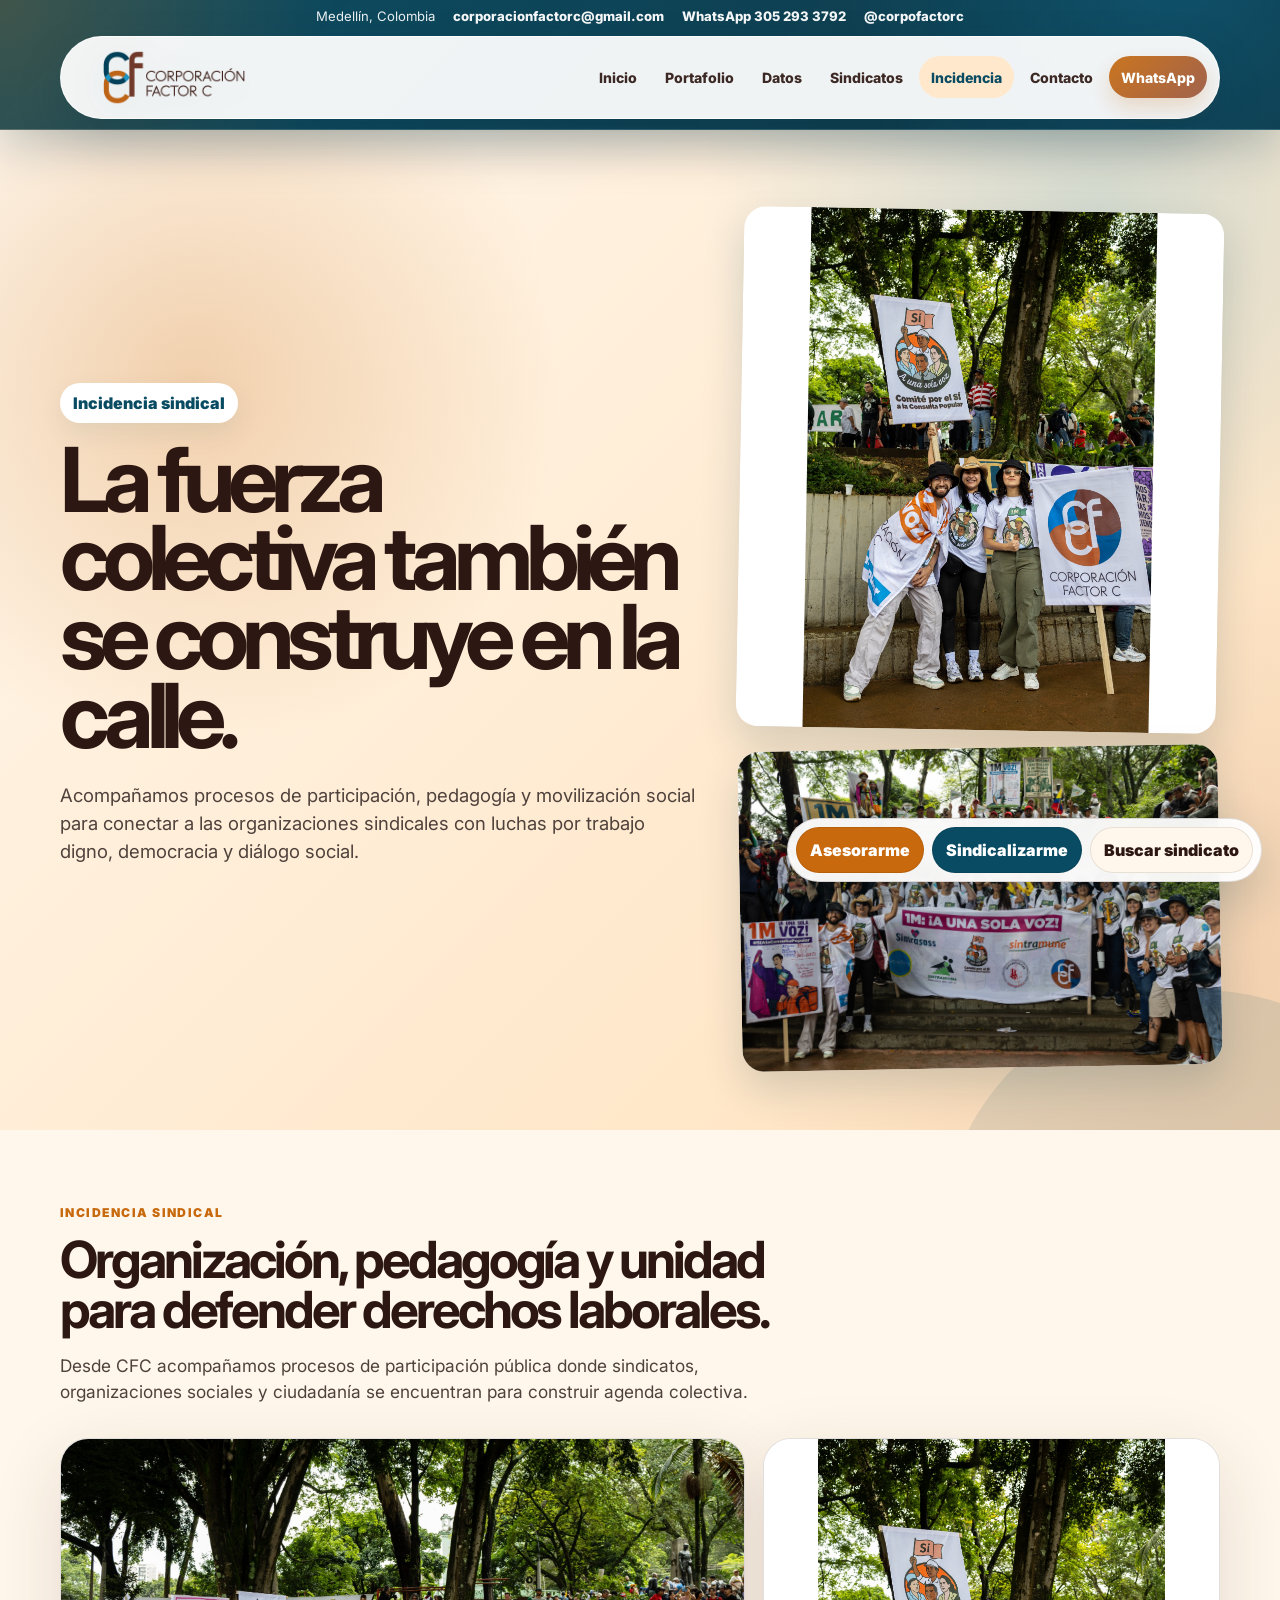
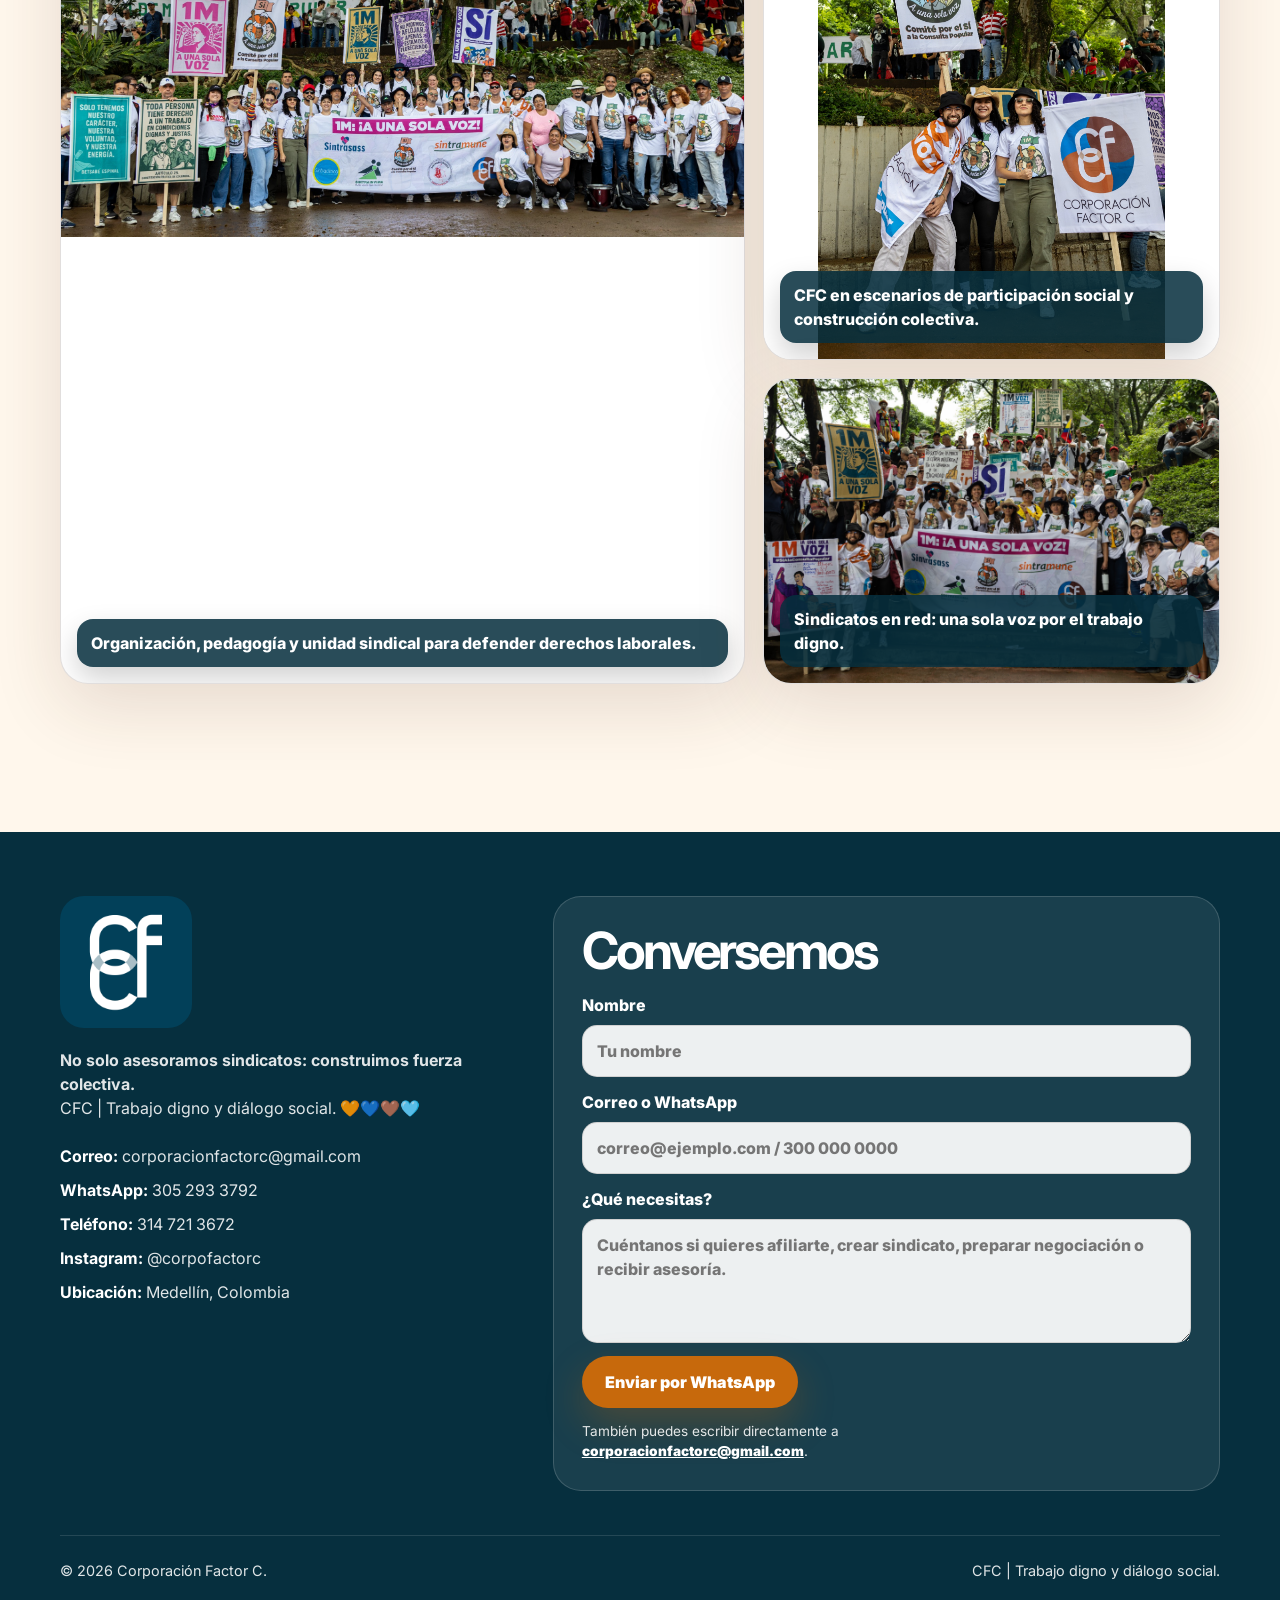
<file: incidencia.html>
<!DOCTYPE html>
<html lang="es">
<head>
  <meta charset="UTF-8" />
  <meta name="viewport" content="width=device-width, initial-scale=1.0" />
  <meta name="description" content="Incidencia sindical, movilización social, trabajo digno, diálogo social y acción colectiva acompañada por Corporación Factor C en Colombia." />
  <meta name="keywords" content="sindicatos, asesoría sindical, organizaciones de trabajadores, negociación colectiva, derecho laboral colectivo, libertad sindical, densidad sindical, ODESI, Corporación Factor C, Medellín, Colombia, diálogo social, trabajo digno" />
  <meta name="author" content="Corporación Factor C" />
  <meta name="robots" content="index, follow" />
  <meta property="og:type" content="website" />
  <meta property="og:site_name" content="Corporación Factor C" />
  <meta property="og:title" content="Incidencia sindical | Corporación Factor C" />
  <meta property="og:description" content="Incidencia sindical, movilización social, trabajo digno, diálogo social y acción colectiva acompañada por Corporación Factor C en Colombia." />
  <meta property="og:image" content="logo-redondo-cfc.png" />
  <meta name="twitter:card" content="summary_large_image" />
  <meta name="twitter:title" content="Incidencia sindical | Corporación Factor C" />
  <meta name="twitter:description" content="Incidencia sindical, movilización social, trabajo digno, diálogo social y acción colectiva acompañada por Corporación Factor C en Colombia." />
  <meta name="theme-color" content="#08465a" />
  <title>Incidencia sindical | Corporación Factor C</title>
  <link rel="icon" type="image/png" href="logo-redondo-cfc.png" />
  <link rel="apple-touch-icon" href="logo-redondo-cfc.png" />
  <link rel="preconnect" href="https://fonts.googleapis.com">
  <link rel="preconnect" href="https://fonts.gstatic.com" crossorigin>
  <link href="https://fonts.googleapis.com/css2?family=Inter:wght@400;500;600;700;800;900&display=swap" rel="stylesheet">
  <link rel="stylesheet" href="styles.css" />
  <script type="application/ld+json">{"@context": "https://schema.org", "@type": "Organization", "name": "Corporación Factor C", "description": "Asesoría jurídica, negociación colectiva, capacitación, comunicación estratégica y datos sindicales para sindicatos y organizaciones de trabajadores en Colombia.", "email": "corporacionfactorc@gmail.com", "telephone": "+57 305 293 3792", "address": {"@type": "PostalAddress", "addressLocality": "Medellín", "addressCountry": "CO"}, "sameAs": ["https://www.instagram.com/corpofactorc/"]}</script>
</head>
<body>

  <div class="sticky-header">
    <div class="topbar" aria-label="Contactos de Corporación Factor C">
      <div class="topbar-inner">
        <span>Medellín, Colombia</span>
        <a href="mailto:corporacionfactorc@gmail.com">corporacionfactorc@gmail.com</a>
        <a href="https://wa.me/573052933792?text=Hola%20Corporaci%C3%B3n%20Factor%20C%2C%20quiero%20recibir%20asesor%C3%ADa%20sindical." target="_blank" rel="noopener">WhatsApp 305 293 3792</a>
        <a href="https://www.instagram.com/corpofactorc/" target="_blank" rel="noopener">@corpofactorc</a>
      </div>
    </div>
    <nav class="navbar" aria-label="Navegación principal">
      <a class="brand" href="index.html" aria-label="Corporación Factor C - inicio">
        <img class="brand-logo" src="logo-factor-c.png" alt="Logo Corporación Factor C" />
      </a>
      <button class="nav-toggle" aria-expanded="false" aria-controls="main-menu">
        <span></span><span></span><span></span>
        <span class="sr-only">Abrir menú</span>
      </button>
      <ul class="nav-menu" id="main-menu"><li><a href="index.html">Inicio</a></li><li><a href="portafolio.html">Portafolio</a></li><li><a href="odesi.html">Datos</a></li><li><a href="sindicatos.html">Sindicatos</a></li><li><a class="is-active" href="incidencia.html">Incidencia</a></li><li><a href="contacto.html">Contacto</a></li><li><a class="nav-cta" href="https://wa.me/573052933792?text=Hola%20Corporaci%C3%B3n%20Factor%20C%2C%20quiero%20recibir%20asesor%C3%ADa%20sindical." target="_blank" rel="noopener">WhatsApp</a></li></ul>
    </nav>
  </div>

  <div class="quick-access" aria-label="Accesos rápidos de contacto sindical">
    <a href="https://wa.me/573052933792?text=Hola%20Corporaci%C3%B3n%20Factor%20C%2C%20quiero%20recibir%20asesor%C3%ADa%20sindical." target="_blank" rel="noopener">Asesorarme</a>
    <a href="https://wa.me/573052933792?text=Hola%20Corporaci%C3%B3n%20Factor%20C%2C%20quiero%20orientaci%C3%B3n%20para%20sindicalizarme%20o%20crear%20un%20sindicato." target="_blank" rel="noopener">Sindicalizarme</a>
    <a href="sindicatos.html#encuentra">Buscar sindicato</a>
  </div>

  <header class="page-hero">
    <section class="section-grid">
      <div>
        <span class="page-kicker">Incidencia sindical</span>
        <h1>La fuerza colectiva también se construye en la calle.</h1>
        <p class="page-lead">Acompañamos procesos de participación, pedagogía y movilización social para conectar a las organizaciones sindicales con luchas por trabajo digno, democracia y diálogo social.</p>
      </div>
      <div class="hero-image-stack">
        <img src="incidencia-cfc-consulta-popular.jpg" alt="Integrantes de CFC en jornada de incidencia">
        <img src="incidencia-sindicatos-movilizacion.jpg" alt="Movilización sindical por el trabajo digno">
      </div>
    </section>
  </header>
  <main>
    <section class="section incidence" id="incidencia">
      <div class="section-heading narrow">
        <p class="eyebrow">Incidencia sindical</p>
        <h2>Organización, pedagogía y unidad para defender derechos laborales.</h2>
        <p>Desde CFC acompañamos procesos de participación pública donde sindicatos, organizaciones sociales y ciudadanía se encuentran para construir agenda colectiva.</p>
      </div>
      <div class="incidence-gallery" aria-label="Galería de incidencia sindical de Corporación Factor C">
        <figure class="incidence-photo incidence-photo-wide"><img src="incidencia-1m-una-sola-voz.jpg" alt="Organizaciones sindicales reunidas en movilización por la consulta popular y el trabajo digno" loading="lazy" /><figcaption>Organización, pedagogía y unidad sindical para defender derechos laborales.</figcaption></figure>
        <figure class="incidence-photo"><img src="incidencia-cfc-consulta-popular.jpg" alt="Integrantes de Corporación Factor C participando en jornada de incidencia sindical" loading="lazy" /><figcaption>CFC en escenarios de participación social y construcción colectiva.</figcaption></figure>
        <figure class="incidence-photo"><img src="incidencia-sindicatos-movilizacion.jpg" alt="Sindicatos y organizaciones sociales movilizadas bajo la consigna a una sola voz" loading="lazy" /><figcaption>Sindicatos en red: una sola voz por el trabajo digno.</figcaption></figure>
      </div>
    </section>
  </main>


  <footer class="footer" id="contacto">
    <div class="footer-main">
      <div>
        <a class="brand brand-footer" href="index.html" aria-label="Corporación Factor C - inicio">
          <img class="footer-logo" src="logo-blanco-azul.png" alt="Logo Corporación Factor C en blanco" />
        </a>
        <p><strong>No solo asesoramos sindicatos: construimos fuerza colectiva.</strong><br>CFC | Trabajo digno y diálogo social. 🧡💙🤎🩵</p>
        <div class="contact-list" aria-label="Datos de contacto reales de Corporación Factor C">
          <a href="mailto:corporacionfactorc@gmail.com"><strong>Correo:</strong> corporacionfactorc@gmail.com</a>
          <a href="https://wa.me/573052933792?text=Hola%20Corporaci%C3%B3n%20Factor%20C%2C%20quiero%20recibir%20asesor%C3%ADa%20sindical." target="_blank" rel="noopener"><strong>WhatsApp:</strong> 305 293 3792</a>
          <a href="https://wa.me/573147213672" target="_blank" rel="noopener"><strong>Teléfono:</strong> 314 721 3672</a>
          <a href="https://www.instagram.com/corpofactorc/" target="_blank" rel="noopener"><strong>Instagram:</strong> @corpofactorc</a>
          <span><strong>Ubicación:</strong> Medellín, Colombia</span>
        </div>
      </div>
      <form class="contact-card" id="contactForm" aria-label="Formulario de contacto por WhatsApp">
        <h2>Conversemos</h2>
        <label>Nombre
          <input id="contactName" type="text" placeholder="Tu nombre" />
        </label>
        <label>Correo o WhatsApp
          <input id="contactInfo" type="text" placeholder="correo@ejemplo.com / 300 000 0000" />
        </label>
        <label>¿Qué necesitas?
          <textarea id="contactMessage" rows="4" placeholder="Cuéntanos si quieres afiliarte, crear sindicato, preparar negociación o recibir asesoría."></textarea>
        </label>
        <button class="btn btn-primary" type="submit">Enviar por WhatsApp</button>
        <p class="form-note">También puedes escribir directamente a <a href="mailto:corporacionfactorc@gmail.com">corporacionfactorc@gmail.com</a>.</p>
      </form>
    </div>
    <div class="footer-bottom">
      <span>© <span id="year"></span> Corporación Factor C.</span>
      <span>CFC | Trabajo digno y diálogo social.</span>
    </div>
  </footer>
  <script src="script.js"></script>
</body>
</html>
</file>
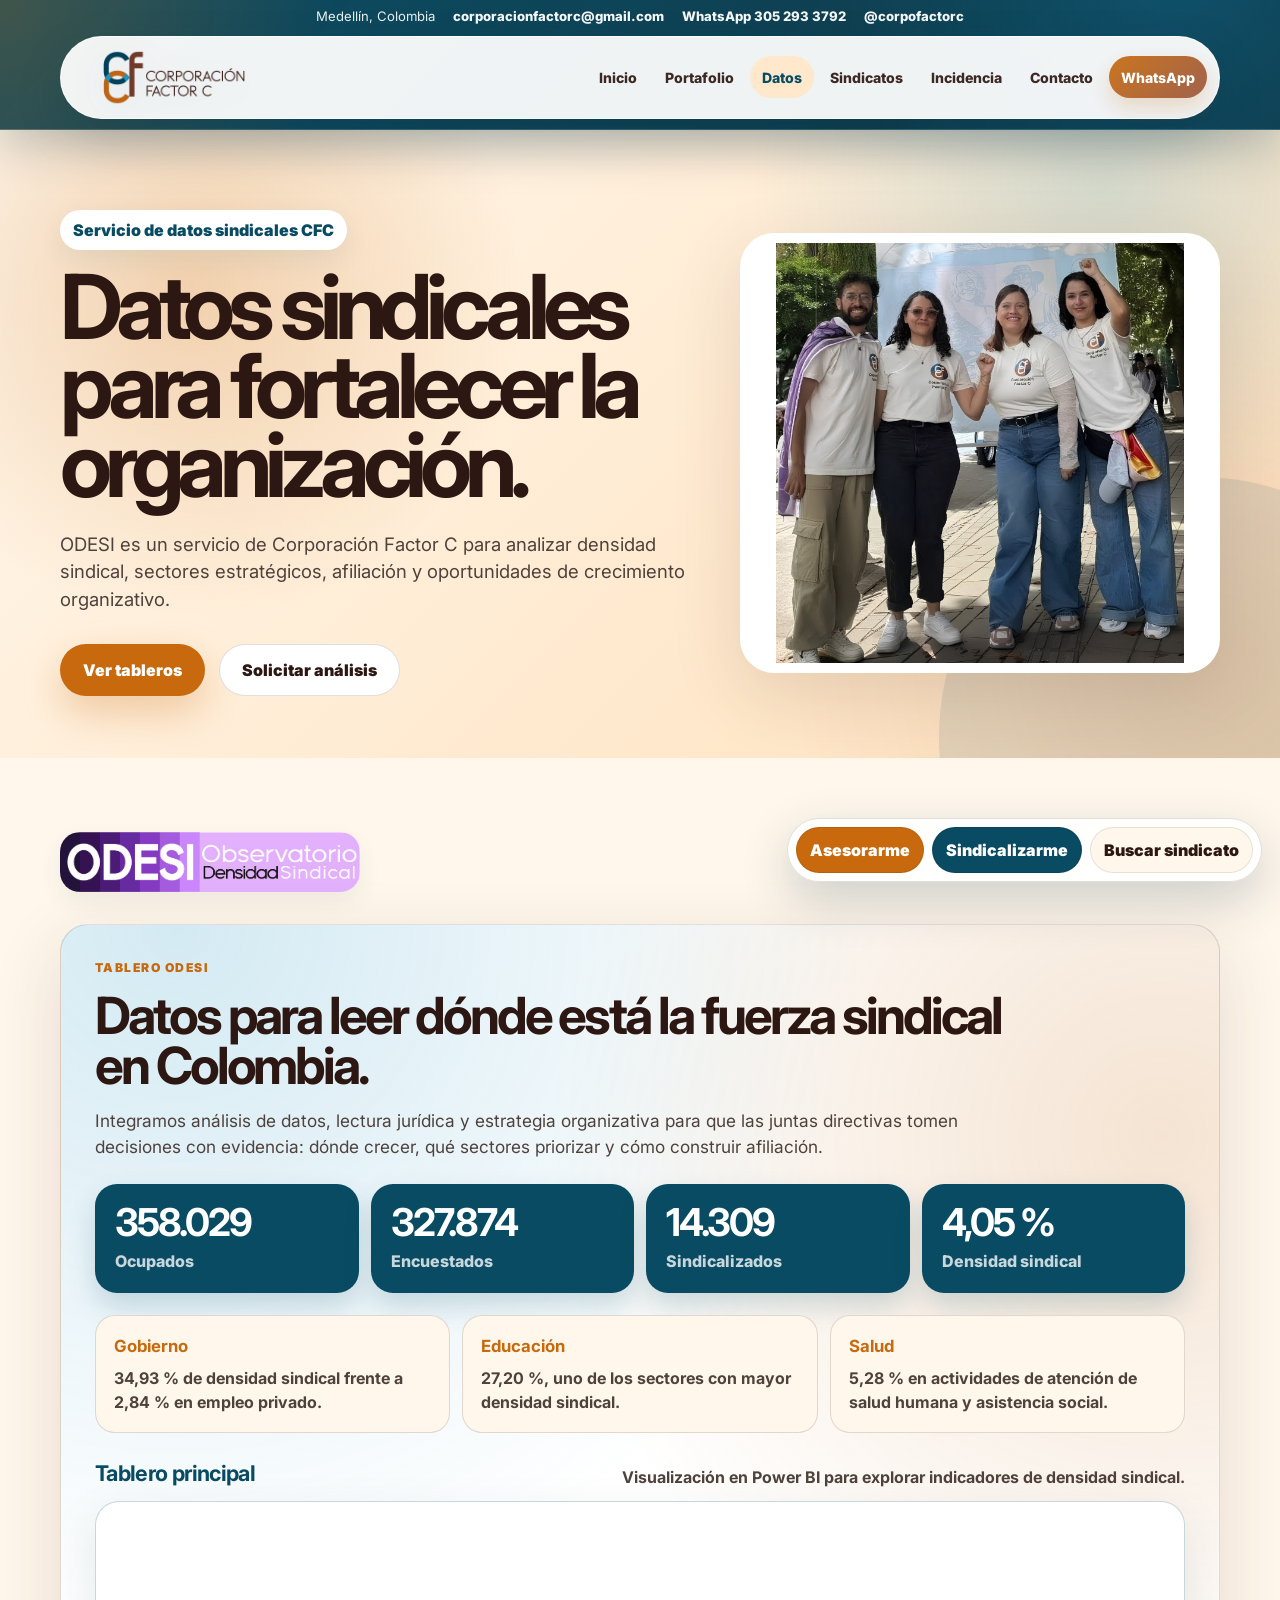
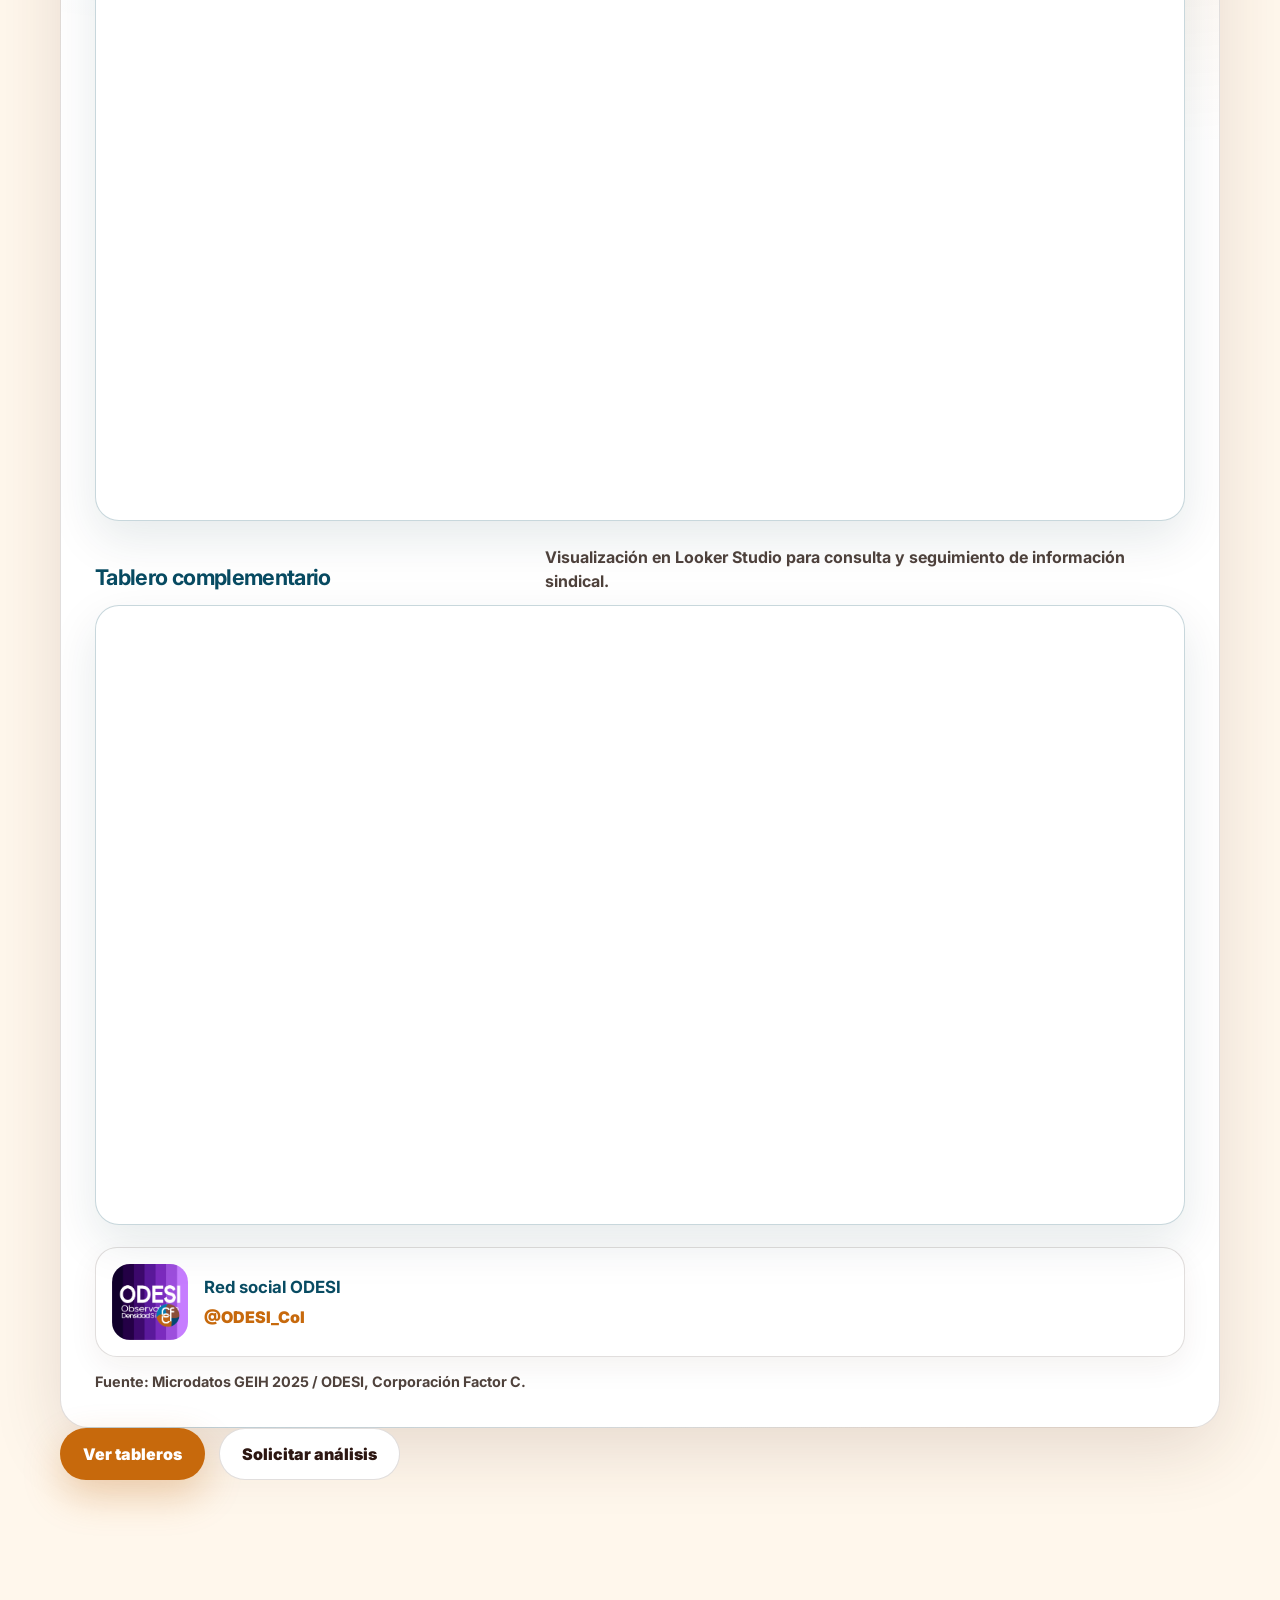
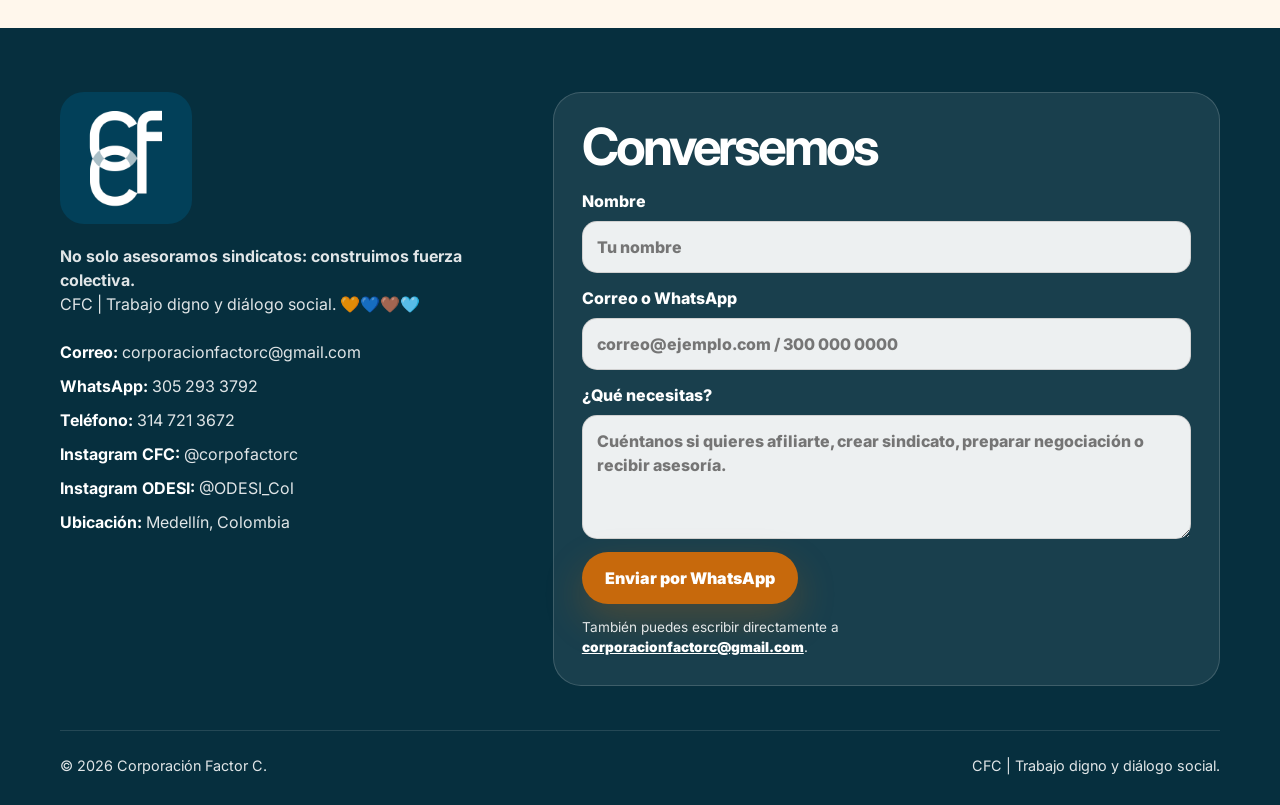
<file: odesi.html>
<!DOCTYPE html>
<html lang="es">
<head>
  <meta charset="UTF-8" />
  <meta name="viewport" content="width=device-width, initial-scale=1.0" />
  <meta name="description" content="ODESI es el Observatorio de Densidad Sindical de Corporación Factor C: tableros, datos y análisis para sindicatos, afiliación y organizaciones de trabajadores en Colombia." />
  <meta name="keywords" content="sindicatos, asesoría sindical, organizaciones de trabajadores, negociación colectiva, derecho laboral colectivo, libertad sindical, densidad sindical, ODESI, Corporación Factor C, Medellín, Colombia, diálogo social, trabajo digno" />
  <meta name="author" content="Corporación Factor C" />
  <meta name="robots" content="index, follow" />
  <meta property="og:type" content="website" />
  <meta property="og:site_name" content="Corporación Factor C" />
  <meta property="og:title" content="ODESI | Observatorio de Densidad Sindical de Corporación Factor C" />
  <meta property="og:description" content="ODESI es el Observatorio de Densidad Sindical de Corporación Factor C: tableros, datos y análisis para sindicatos, afiliación y organizaciones de trabajadores en Colombia." />
  <meta property="og:image" content="logo-redondo-cfc.png" />
  <meta name="twitter:card" content="summary_large_image" />
  <meta name="twitter:title" content="ODESI | Observatorio de Densidad Sindical de Corporación Factor C" />
  <meta name="twitter:description" content="ODESI es el Observatorio de Densidad Sindical de Corporación Factor C: tableros, datos y análisis para sindicatos, afiliación y organizaciones de trabajadores en Colombia." />
  <meta name="theme-color" content="#08465a" />
  <title>ODESI | Observatorio de Densidad Sindical de Corporación Factor C</title>
  <link rel="icon" type="image/png" href="logo-redondo-cfc.png" />
  <link rel="apple-touch-icon" href="logo-redondo-cfc.png" />
  <link rel="preconnect" href="https://fonts.googleapis.com">
  <link rel="preconnect" href="https://fonts.gstatic.com" crossorigin>
  <link href="https://fonts.googleapis.com/css2?family=Inter:wght@400;500;600;700;800;900&display=swap" rel="stylesheet">
  <link rel="stylesheet" href="styles.css" />
  <script type="application/ld+json">{"@context": "https://schema.org", "@type": "Organization", "name": "Corporación Factor C", "description": "Asesoría jurídica, negociación colectiva, capacitación, comunicación estratégica y datos sindicales para sindicatos y organizaciones de trabajadores en Colombia.", "email": "corporacionfactorc@gmail.com", "telephone": "+57 305 293 3792", "address": {"@type": "PostalAddress", "addressLocality": "Medellín", "addressCountry": "CO"}, "sameAs": ["https://www.instagram.com/corpofactorc/"]}</script>
</head>
<body>

  <div class="sticky-header">
    <div class="topbar" aria-label="Contactos de Corporación Factor C">
      <div class="topbar-inner">
        <span>Medellín, Colombia</span>
        <a href="mailto:corporacionfactorc@gmail.com">corporacionfactorc@gmail.com</a>
        <a href="https://wa.me/573052933792?text=Hola%20Corporaci%C3%B3n%20Factor%20C%2C%20quiero%20recibir%20asesor%C3%ADa%20sindical." target="_blank" rel="noopener">WhatsApp 305 293 3792</a>
        <a href="https://www.instagram.com/corpofactorc/" target="_blank" rel="noopener">@corpofactorc</a>
      </div>
    </div>
    <nav class="navbar" aria-label="Navegación principal">
      <a class="brand" href="index.html" aria-label="Corporación Factor C - inicio">
        <img class="brand-logo" src="logo-factor-c.png" alt="Logo Corporación Factor C" />
      </a>
      <button class="nav-toggle" aria-expanded="false" aria-controls="main-menu">
        <span></span><span></span><span></span>
        <span class="sr-only">Abrir menú</span>
      </button>
      <ul class="nav-menu" id="main-menu"><li><a href="index.html">Inicio</a></li><li><a href="portafolio.html">Portafolio</a></li><li><a class="is-active" href="odesi.html">Datos</a></li><li><a href="sindicatos.html">Sindicatos</a></li><li><a href="incidencia.html">Incidencia</a></li><li><a href="contacto.html">Contacto</a></li><li><a class="nav-cta" href="https://wa.me/573052933792?text=Hola%20Corporaci%C3%B3n%20Factor%20C%2C%20quiero%20recibir%20asesor%C3%ADa%20sindical." target="_blank" rel="noopener">WhatsApp</a></li></ul>
    </nav>
  </div>

  <div class="quick-access" aria-label="Accesos rápidos de contacto sindical">
    <a href="https://wa.me/573052933792?text=Hola%20Corporaci%C3%B3n%20Factor%20C%2C%20quiero%20recibir%20asesor%C3%ADa%20sindical." target="_blank" rel="noopener">Asesorarme</a>
    <a href="https://wa.me/573052933792?text=Hola%20Corporaci%C3%B3n%20Factor%20C%2C%20quiero%20orientaci%C3%B3n%20para%20sindicalizarme%20o%20crear%20un%20sindicato." target="_blank" rel="noopener">Sindicalizarme</a>
    <a href="sindicatos.html#encuentra">Buscar sindicato</a>
  </div>

  <header class="page-hero">
    <section class="section-grid">
      <div>
        <span class="page-kicker">Servicio de datos sindicales CFC</span>
        <h1>Datos sindicales para fortalecer la organización.</h1>
        <p class="page-lead">ODESI es un servicio de Corporación Factor C para analizar densidad sindical, sectores estratégicos, afiliación y oportunidades de crecimiento organizativo.</p>
        <div class="inline-actions"><a class="btn btn-primary" href="#tablero">Ver tableros</a><a class="btn btn-secondary" href="https://wa.me/573052933792?text=Hola%20Corporaci%C3%B3n%20Factor%20C%2C%20quiero%20solicitar%20un%20an%C3%A1lisis%20de%20ODESI%20para%20mi%20sindicato." target="_blank" rel="noopener">Solicitar análisis</a></div>
      </div>
      <img class="page-visual-logo page-visual-photo" src="equipo-cfc.jpg" alt="Equipo de Corporación Factor C en acompañamiento sindical">
    </section>
  </header>
  <main>
    <section class="section">
      <div class="odesi-mark is-subtle">
        <img src="odesi-rectangular.jpg" alt="Logo rectangular ODESI Observatorio de Densidad Sindical">
      </div>
      <article class="density-service" id="tablero">
        <div class="density-copy">
          <p class="eyebrow">Tablero ODESI</p>
          <h2>Datos para leer dónde está la fuerza sindical en Colombia.</h2>
          <p>Integramos análisis de datos, lectura jurídica y estrategia organizativa para que las juntas directivas tomen decisiones con evidencia: dónde crecer, qué sectores priorizar y cómo construir afiliación.</p>
        </div>
        <div class="density-stats" aria-label="Indicadores de densidad sindical Colombia 2025">
          <div><strong>358.029</strong><span>Ocupados</span></div>
          <div><strong>327.874</strong><span>Encuestados</span></div>
          <div><strong>14.309</strong><span>Sindicalizados</span></div>
          <div><strong>4,05 %</strong><span>Densidad sindical</span></div>
        </div>
        <div class="density-insights">
          <article><strong>Gobierno</strong><span>34,93 % de densidad sindical frente a 2,84 % en empleo privado.</span></article>
          <article><strong>Educación</strong><span>27,20 %, uno de los sectores con mayor densidad sindical.</span></article>
          <article><strong>Salud</strong><span>5,28 % en actividades de atención de salud humana y asistencia social.</span></article>
        </div>
        <div class="dashboard-block">
          <div class="dashboard-heading">
            <h3>Tablero principal</h3>
            <p>Visualización en Power BI para explorar indicadores de densidad sindical.</p>
          </div>
          <div class="powerbi-frame" role="group" aria-label="Tablero interactivo de densidad sindical en Power BI">
            <iframe title="Tablero de Densidad Sindical Colombia 2025 - Power BI" src="https://app.powerbi.com/view?r=eyJrIjoiMzFhYjQwZjQtMGQ0MC00MjJkLWIzMzItZTExYjMzYTI3YmI0IiwidCI6Ijk5ZTFlNzIxLTcxODQtNDk4ZS04YWZmLWIyYWQ0ZTUzYzFjMiIsImMiOjR9" frameborder="0" allowfullscreen="true"></iframe>
          </div>
        </div>
        <div class="dashboard-block">
          <div class="dashboard-heading">
            <h3>Tablero complementario</h3>
            <p>Visualización en Looker Studio para consulta y seguimiento de información sindical.</p>
          </div>
          <div class="looker-frame" role="group" aria-label="Tablero interactivo de densidad sindical en Looker Studio">
            <iframe title="Tablero ODESI en Looker Studio" src="https://datastudio.google.com/embed/reporting/1758fa23-7b9a-4b95-829a-390b85569c9f/page/p_vu9907tgld" frameborder="0" allowfullscreen="true"></iframe>
          </div>
        </div>
        <div class="odesi-social-note">
          <img src="odesi-cfc.jpg" alt="Marca ODESI" loading="lazy">
          <div>
            <strong>Red social ODESI</strong>
            <a href="https://www.instagram.com/ODESI_Col/" target="_blank" rel="noopener">@ODESI_Col</a>
          </div>
        </div>
        <p class="density-source">Fuente: Microdatos GEIH 2025 / ODESI, Corporación Factor C.</p>
      </article>
    <div class="inline-actions"><a class="btn btn-primary" href="#tablero">Ver tableros</a><a class="btn btn-secondary" href="https://wa.me/573052933792?text=Hola%20Corporaci%C3%B3n%20Factor%20C%2C%20quiero%20solicitar%20un%20an%C3%A1lisis%20de%20ODESI%20para%20mi%20sindicato." target="_blank" rel="noopener">Solicitar análisis</a></div>
    </section>
  </main>


  <footer class="footer" id="contacto">
    <div class="footer-main">
      <div>
        <a class="brand brand-footer" href="index.html" aria-label="Corporación Factor C - inicio">
          <img class="footer-logo" src="logo-blanco-azul.png" alt="Logo Corporación Factor C en blanco" />
        </a>
        <p><strong>No solo asesoramos sindicatos: construimos fuerza colectiva.</strong><br>CFC | Trabajo digno y diálogo social. 🧡💙🤎🩵</p>
        <div class="contact-list" aria-label="Datos de contacto reales de Corporación Factor C">
          <a href="mailto:corporacionfactorc@gmail.com"><strong>Correo:</strong> corporacionfactorc@gmail.com</a>
          <a href="https://wa.me/573052933792?text=Hola%20Corporaci%C3%B3n%20Factor%20C%2C%20quiero%20recibir%20asesor%C3%ADa%20sindical." target="_blank" rel="noopener"><strong>WhatsApp:</strong> 305 293 3792</a>
          <a href="https://wa.me/573147213672" target="_blank" rel="noopener"><strong>Teléfono:</strong> 314 721 3672</a>
          <a href="https://www.instagram.com/corpofactorc/" target="_blank" rel="noopener"><strong>Instagram CFC:</strong> @corpofactorc</a>
          <a href="https://www.instagram.com/ODESI_Col/" target="_blank" rel="noopener"><strong>Instagram ODESI:</strong> @ODESI_Col</a>
          <span><strong>Ubicación:</strong> Medellín, Colombia</span>
        </div>
      </div>
      <form class="contact-card" id="contactForm" aria-label="Formulario de contacto por WhatsApp">
        <h2>Conversemos</h2>
        <label>Nombre
          <input id="contactName" type="text" placeholder="Tu nombre" />
        </label>
        <label>Correo o WhatsApp
          <input id="contactInfo" type="text" placeholder="correo@ejemplo.com / 300 000 0000" />
        </label>
        <label>¿Qué necesitas?
          <textarea id="contactMessage" rows="4" placeholder="Cuéntanos si quieres afiliarte, crear sindicato, preparar negociación o recibir asesoría."></textarea>
        </label>
        <button class="btn btn-primary" type="submit">Enviar por WhatsApp</button>
        <p class="form-note">También puedes escribir directamente a <a href="mailto:corporacionfactorc@gmail.com">corporacionfactorc@gmail.com</a>.</p>
      </form>
    </div>
    <div class="footer-bottom">
      <span>© <span id="year"></span> Corporación Factor C.</span>
      <span>CFC | Trabajo digno y diálogo social.</span>
    </div>
  </footer>
  <script src="script.js"></script>
</body>
</html>
</file>
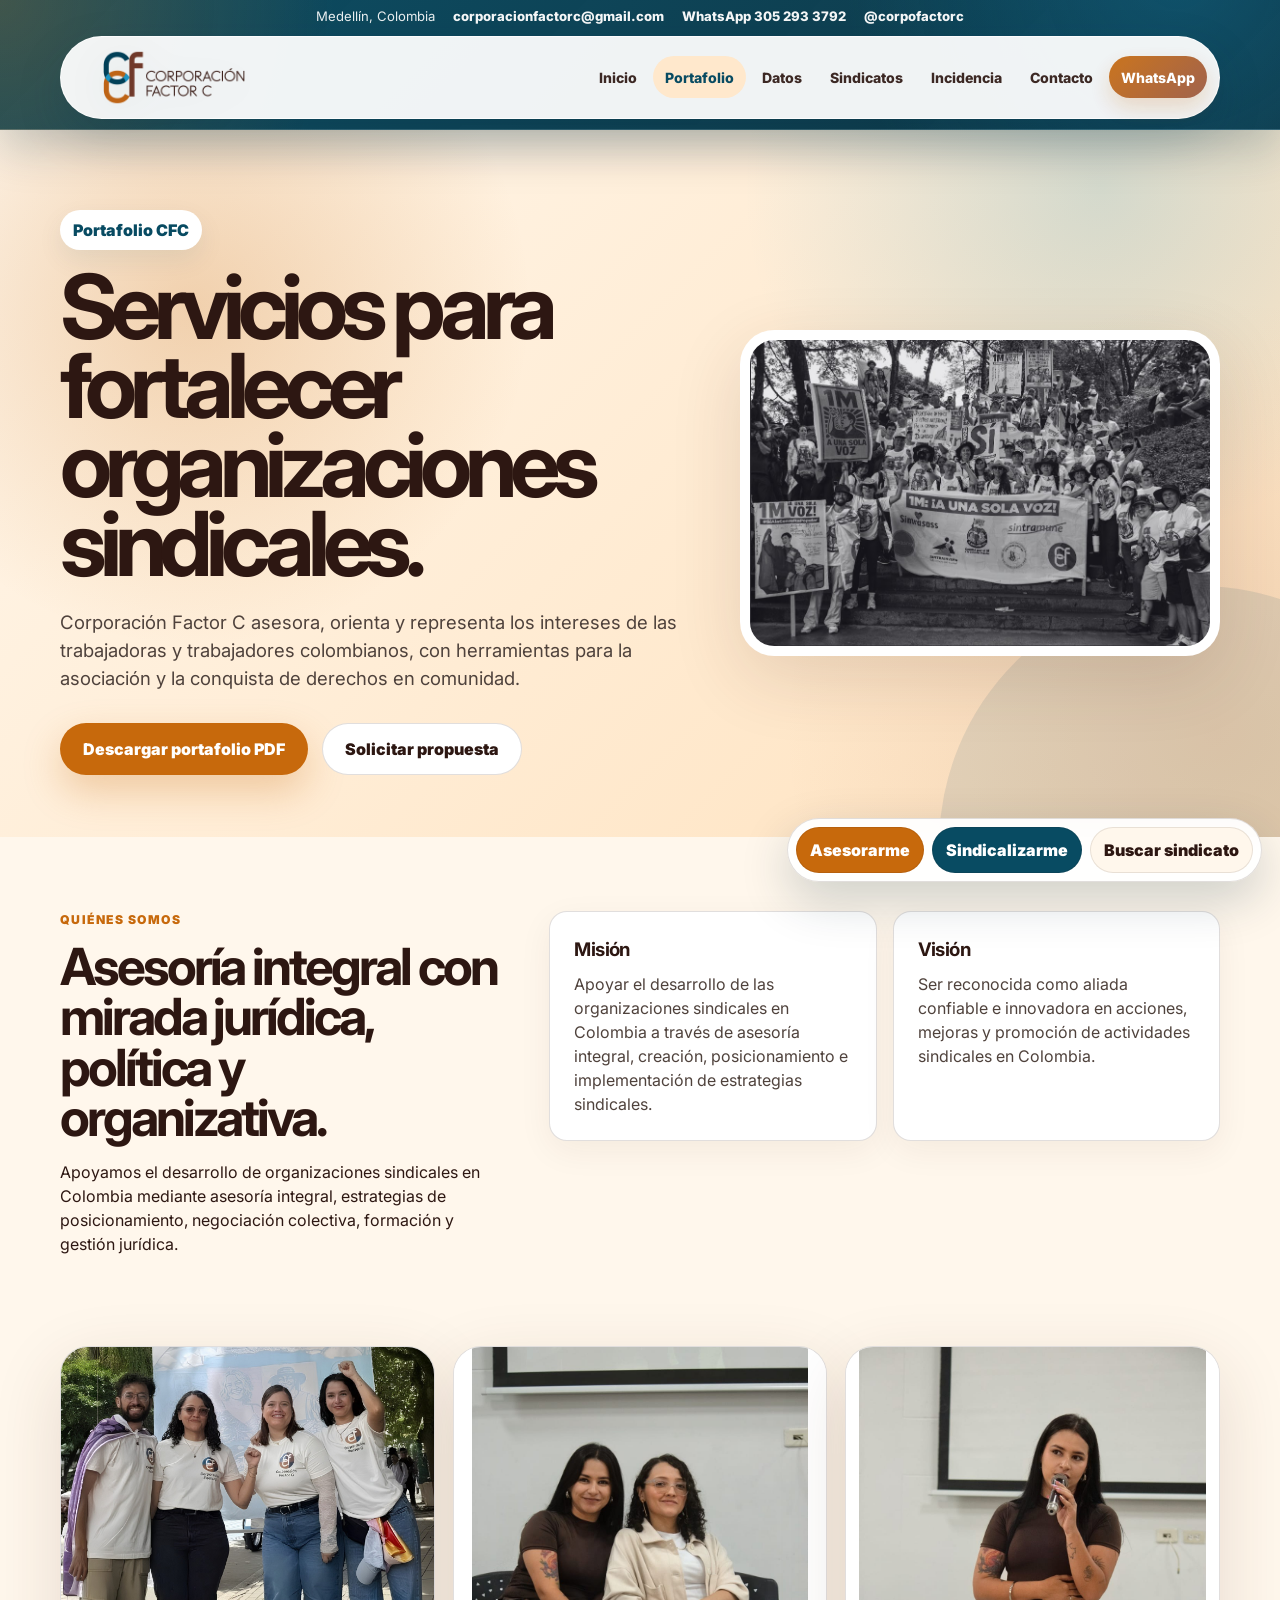
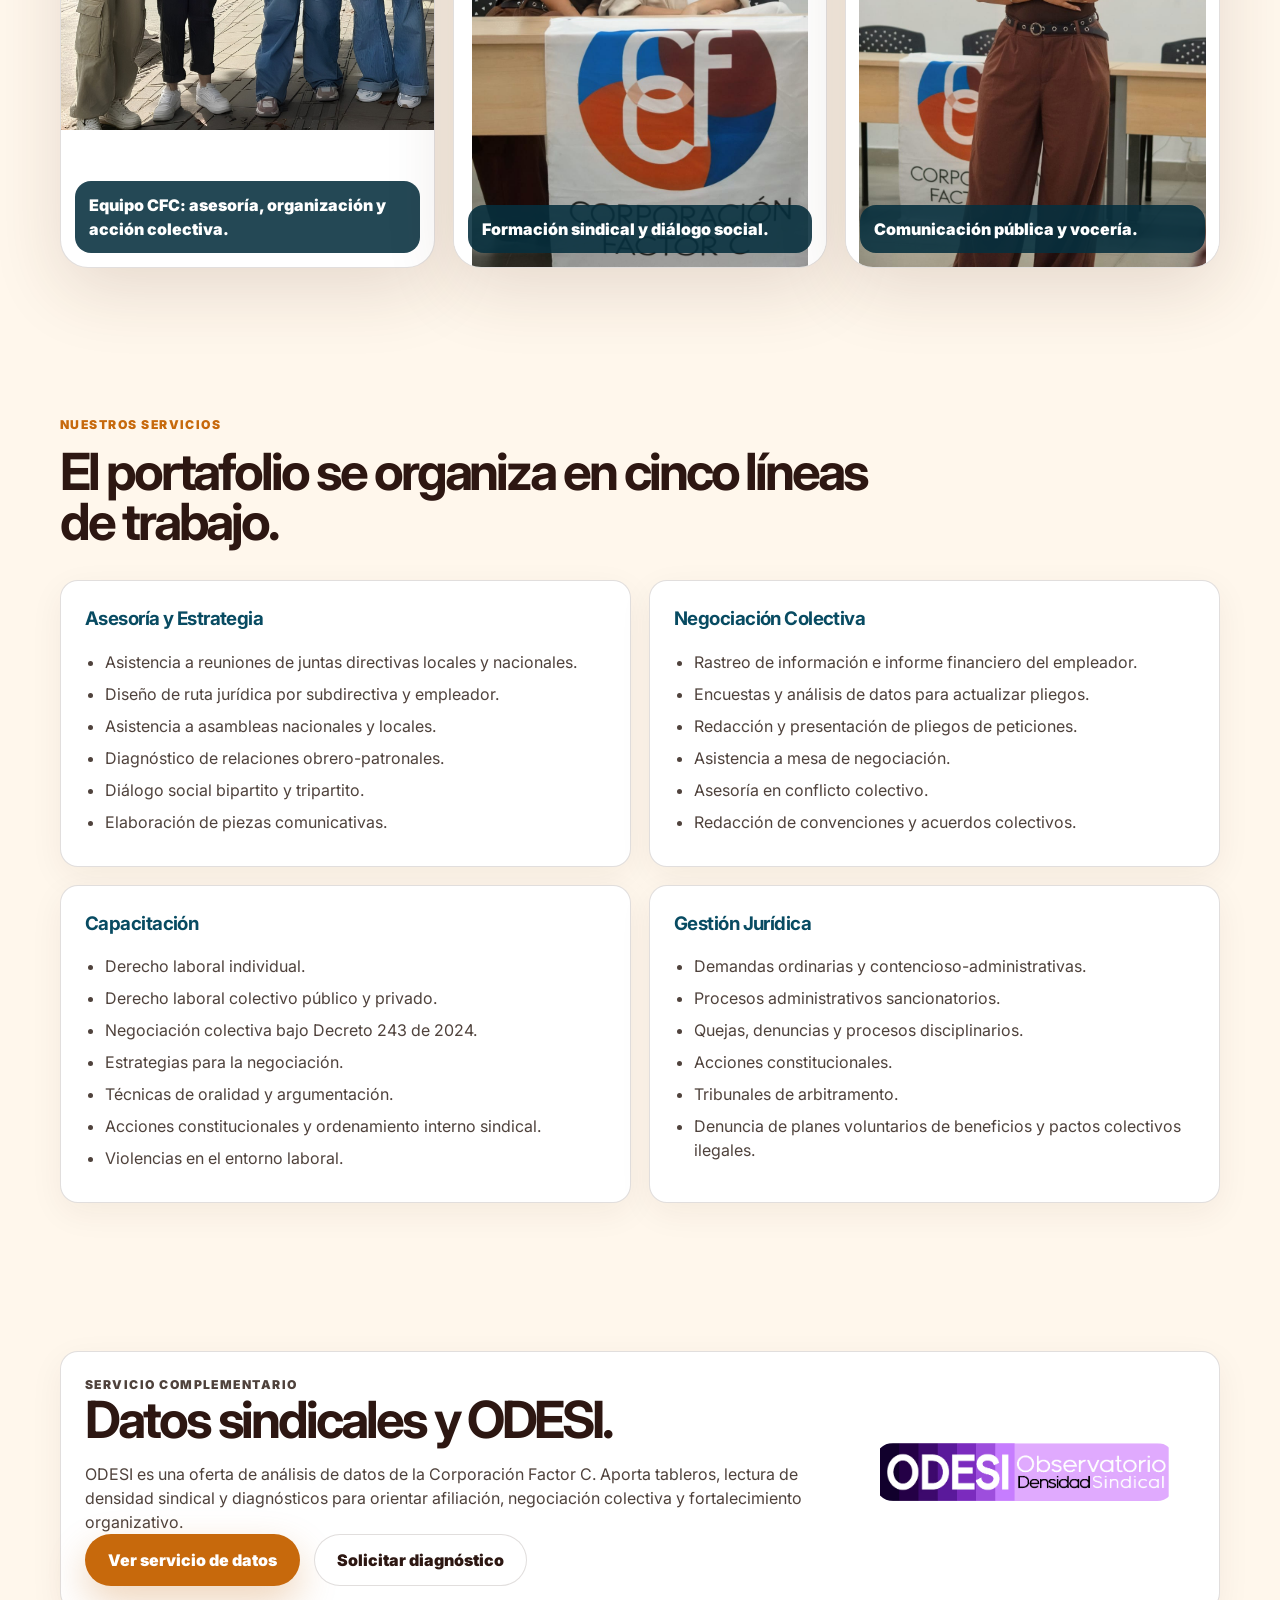
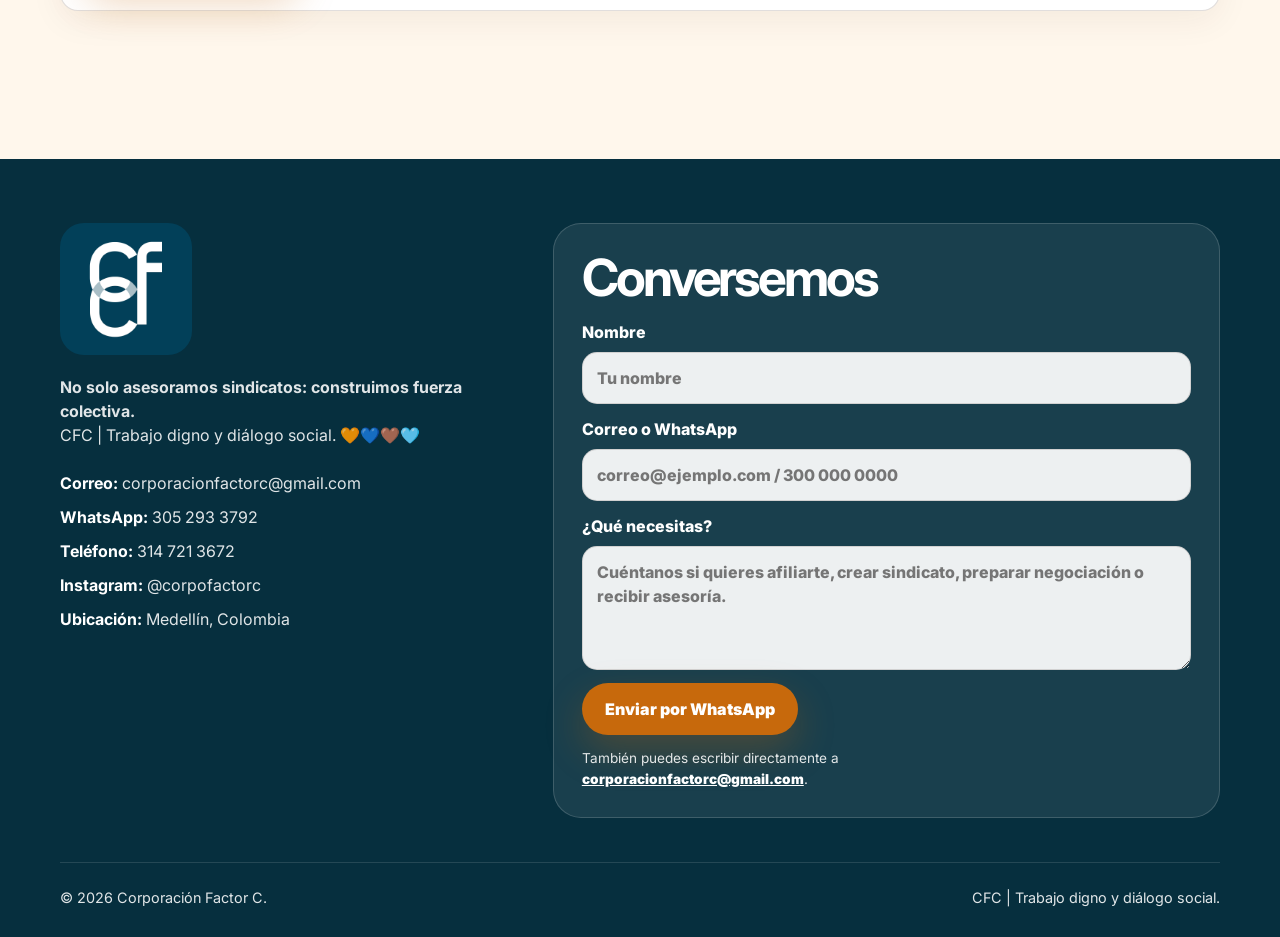
<file: portafolio.html>
<!DOCTYPE html>
<html lang="es">
<head>
  <meta charset="UTF-8" />
  <meta name="viewport" content="width=device-width, initial-scale=1.0" />
  <meta name="description" content="Portafolio de servicios de Corporación Factor C: asesoría sindical, estrategia, negociación colectiva, capacitación, gestión jurídica, comunicación y ODESI para organizaciones de trabajadores." />
  <meta name="keywords" content="sindicatos, asesoría sindical, organizaciones de trabajadores, negociación colectiva, derecho laboral colectivo, libertad sindical, densidad sindical, ODESI, Corporación Factor C, Medellín, Colombia, diálogo social, trabajo digno" />
  <meta name="author" content="Corporación Factor C" />
  <meta name="robots" content="index, follow" />
  <meta property="og:type" content="website" />
  <meta property="og:site_name" content="Corporación Factor C" />
  <meta property="og:title" content="Portafolio CFC | Asesoría sindical, negociación colectiva y capacitación" />
  <meta property="og:description" content="Portafolio de servicios de Corporación Factor C: asesoría sindical, estrategia, negociación colectiva, capacitación, gestión jurídica, comunicación y ODESI para organizaciones de trabajadores." />
  <meta property="og:image" content="logo-redondo-cfc.png" />
  <meta name="twitter:card" content="summary_large_image" />
  <meta name="twitter:title" content="Portafolio CFC | Asesoría sindical, negociación colectiva y capacitación" />
  <meta name="twitter:description" content="Portafolio de servicios de Corporación Factor C: asesoría sindical, estrategia, negociación colectiva, capacitación, gestión jurídica, comunicación y ODESI para organizaciones de trabajadores." />
  <meta name="theme-color" content="#08465a" />
  <title>Portafolio CFC | Asesoría sindical, negociación colectiva y capacitación</title>
  <link rel="icon" type="image/png" href="logo-redondo-cfc.png" />
  <link rel="apple-touch-icon" href="logo-redondo-cfc.png" />
  <link rel="preconnect" href="https://fonts.googleapis.com">
  <link rel="preconnect" href="https://fonts.gstatic.com" crossorigin>
  <link href="https://fonts.googleapis.com/css2?family=Inter:wght@400;500;600;700;800;900&display=swap" rel="stylesheet">
  <link rel="stylesheet" href="styles.css" />
  <script type="application/ld+json">{"@context": "https://schema.org", "@type": "Organization", "name": "Corporación Factor C", "description": "Asesoría jurídica, negociación colectiva, capacitación, comunicación estratégica y datos sindicales para sindicatos y organizaciones de trabajadores en Colombia.", "email": "corporacionfactorc@gmail.com", "telephone": "+57 305 293 3792", "address": {"@type": "PostalAddress", "addressLocality": "Medellín", "addressCountry": "CO"}, "sameAs": ["https://www.instagram.com/corpofactorc/"]}</script>
</head>
<body>

  <div class="sticky-header">
    <div class="topbar" aria-label="Contactos de Corporación Factor C">
      <div class="topbar-inner">
        <span>Medellín, Colombia</span>
        <a href="mailto:corporacionfactorc@gmail.com">corporacionfactorc@gmail.com</a>
        <a href="https://wa.me/573052933792?text=Hola%20Corporaci%C3%B3n%20Factor%20C%2C%20quiero%20recibir%20asesor%C3%ADa%20sindical." target="_blank" rel="noopener">WhatsApp 305 293 3792</a>
        <a href="https://www.instagram.com/corpofactorc/" target="_blank" rel="noopener">@corpofactorc</a>
      </div>
    </div>
    <nav class="navbar" aria-label="Navegación principal">
      <a class="brand" href="index.html" aria-label="Corporación Factor C - inicio">
        <img class="brand-logo" src="logo-factor-c.png" alt="Logo Corporación Factor C" />
      </a>
      <button class="nav-toggle" aria-expanded="false" aria-controls="main-menu">
        <span></span><span></span><span></span>
        <span class="sr-only">Abrir menú</span>
      </button>
      <ul class="nav-menu" id="main-menu"><li><a href="index.html">Inicio</a></li><li><a class="is-active" href="portafolio.html">Portafolio</a></li><li><a href="odesi.html">Datos</a></li><li><a href="sindicatos.html">Sindicatos</a></li><li><a href="incidencia.html">Incidencia</a></li><li><a href="contacto.html">Contacto</a></li><li><a class="nav-cta" href="https://wa.me/573052933792?text=Hola%20Corporaci%C3%B3n%20Factor%20C%2C%20quiero%20recibir%20asesor%C3%ADa%20sindical." target="_blank" rel="noopener">WhatsApp</a></li></ul>
    </nav>
  </div>

  <div class="quick-access" aria-label="Accesos rápidos de contacto sindical">
    <a href="https://wa.me/573052933792?text=Hola%20Corporaci%C3%B3n%20Factor%20C%2C%20quiero%20recibir%20asesor%C3%ADa%20sindical." target="_blank" rel="noopener">Asesorarme</a>
    <a href="https://wa.me/573052933792?text=Hola%20Corporaci%C3%B3n%20Factor%20C%2C%20quiero%20orientaci%C3%B3n%20para%20sindicalizarme%20o%20crear%20un%20sindicato." target="_blank" rel="noopener">Sindicalizarme</a>
    <a href="sindicatos.html#encuentra">Buscar sindicato</a>
  </div>

  <header class="page-hero">
    <section class="section-grid">
      <div>
        <span class="page-kicker">Portafolio CFC</span>
        <h1>Servicios para fortalecer organizaciones sindicales.</h1>
        <p class="page-lead">Corporación Factor C asesora, orienta y representa los intereses de las trabajadoras y trabajadores colombianos, con herramientas para la asociación y la conquista de derechos en comunidad.</p>
        <div class="inline-actions">
          <a class="btn btn-primary" href="portafolio-cfc.pdf" target="_blank" rel="noopener">Descargar portafolio PDF</a>
          <a class="btn btn-secondary" href="https://wa.me/573052933792?text=Hola%20Corporaci%C3%B3n%20Factor%20C%2C%20quiero%20solicitar%20una%20propuesta%20de%20servicios%20para%20mi%20sindicato." target="_blank" rel="noopener">Solicitar propuesta</a>
        </div>
      </div>
      <img class="page-visual-logo page-visual-photo" src="portafolio-portada.jpg" alt="Portada del portafolio de servicios de Corporación Factor C">
    </section>
  </header>
  <main>
    <section class="section split">
      <div>
        <p class="eyebrow">Quiénes somos</p>
        <h2>Asesoría integral con mirada jurídica, política y organizativa.</h2>
        <p>Apoyamos el desarrollo de organizaciones sindicales en Colombia mediante asesoría integral, estrategias de posicionamiento, negociación colectiva, formación y gestión jurídica.</p>
      </div>
      <div class="service-list">
        <article><h3>Misión</h3><p>Apoyar el desarrollo de las organizaciones sindicales en Colombia a través de asesoría integral, creación, posicionamiento e implementación de estrategias sindicales.</p></article>
        <article><h3>Visión</h3><p>Ser reconocida como aliada confiable e innovadora en acciones, mejoras y promoción de actividades sindicales en Colombia.</p></article>
      </div>
    </section>

    <section class="section portfolio-photo-band" aria-label="Fotos del portafolio Corporación Factor C">
      <figure><img src="equipo-cfc.jpg" alt="Equipo de Corporación Factor C" loading="lazy"><figcaption>Equipo CFC: asesoría, organización y acción colectiva.</figcaption></figure>
      <figure><img src="mision-cfc.jpg" alt="Acompañamiento de CFC en espacios formativos" loading="lazy"><figcaption>Formación sindical y diálogo social.</figcaption></figure>
      <figure><img src="vision-cfc.jpg" alt="Exposición de Corporación Factor C" loading="lazy"><figcaption>Comunicación pública y vocería.</figcaption></figure>
    </section>

    <section class="section">
      <div class="section-heading">
        <p class="eyebrow">Nuestros servicios</p>
        <h2>El portafolio se organiza en cinco líneas de trabajo.</h2>
      </div>
      <div class="portfolio-grid">
        <article class="portfolio-service"><h3>Asesoría y Estrategia</h3><ul><li>Asistencia a reuniones de juntas directivas locales y nacionales.</li><li>Diseño de ruta jurídica por subdirectiva y empleador.</li><li>Asistencia a asambleas nacionales y locales.</li><li>Diagnóstico de relaciones obrero-patronales.</li><li>Diálogo social bipartito y tripartito.</li><li>Elaboración de piezas comunicativas.</li></ul></article>
        <article class="portfolio-service"><h3>Negociación Colectiva</h3><ul><li>Rastreo de información e informe financiero del empleador.</li><li>Encuestas y análisis de datos para actualizar pliegos.</li><li>Redacción y presentación de pliegos de peticiones.</li><li>Asistencia a mesa de negociación.</li><li>Asesoría en conflicto colectivo.</li><li>Redacción de convenciones y acuerdos colectivos.</li></ul></article>
        <article class="portfolio-service"><h3>Capacitación</h3><ul><li>Derecho laboral individual.</li><li>Derecho laboral colectivo público y privado.</li><li>Negociación colectiva bajo Decreto 243 de 2024.</li><li>Estrategias para la negociación.</li><li>Técnicas de oralidad y argumentación.</li><li>Acciones constitucionales y ordenamiento interno sindical.</li><li>Violencias en el entorno laboral.</li></ul></article>
        <article class="portfolio-service"><h3>Gestión Jurídica</h3><ul><li>Demandas ordinarias y contencioso-administrativas.</li><li>Procesos administrativos sancionatorios.</li><li>Quejas, denuncias y procesos disciplinarios.</li><li>Acciones constitucionales.</li><li>Tribunales de arbitramento.</li><li>Denuncia de planes voluntarios de beneficios y pactos colectivos ilegales.</li></ul></article>
      </div>
    </section>

    <section class="section">
      <article class="portfolio-service odesi-portfolio-card">
        <div>
          <p class="eyebrow">Servicio complementario</p>
          <h2>Datos sindicales y ODESI.</h2>
          <p>ODESI es una oferta de análisis de datos de la Corporación Factor C. Aporta tableros, lectura de densidad sindical y diagnósticos para orientar afiliación, negociación colectiva y fortalecimiento organizativo.</p>
          <div class="inline-actions"><a class="btn btn-primary" href="odesi.html">Ver servicio de datos</a><a class="btn btn-secondary" href="contacto.html">Solicitar diagnóstico</a></div>
        </div>
        <img class="offer-logo compact-offer-logo" src="odesi-rectangular.jpg" alt="Logo ODESI Observatorio de Densidad Sindical">
      </article>
    </section>
  </main>


  <footer class="footer" id="contacto">
    <div class="footer-main">
      <div>
        <a class="brand brand-footer" href="index.html" aria-label="Corporación Factor C - inicio">
          <img class="footer-logo" src="logo-blanco-azul.png" alt="Logo Corporación Factor C en blanco" />
        </a>
        <p><strong>No solo asesoramos sindicatos: construimos fuerza colectiva.</strong><br>CFC | Trabajo digno y diálogo social. 🧡💙🤎🩵</p>
        <div class="contact-list" aria-label="Datos de contacto reales de Corporación Factor C">
          <a href="mailto:corporacionfactorc@gmail.com"><strong>Correo:</strong> corporacionfactorc@gmail.com</a>
          <a href="https://wa.me/573052933792?text=Hola%20Corporaci%C3%B3n%20Factor%20C%2C%20quiero%20recibir%20asesor%C3%ADa%20sindical." target="_blank" rel="noopener"><strong>WhatsApp:</strong> 305 293 3792</a>
          <a href="https://wa.me/573147213672" target="_blank" rel="noopener"><strong>Teléfono:</strong> 314 721 3672</a>
          <a href="https://www.instagram.com/corpofactorc/" target="_blank" rel="noopener"><strong>Instagram:</strong> @corpofactorc</a>
          <span><strong>Ubicación:</strong> Medellín, Colombia</span>
        </div>
      </div>
      <form class="contact-card" id="contactForm" aria-label="Formulario de contacto por WhatsApp">
        <h2>Conversemos</h2>
        <label>Nombre
          <input id="contactName" type="text" placeholder="Tu nombre" />
        </label>
        <label>Correo o WhatsApp
          <input id="contactInfo" type="text" placeholder="correo@ejemplo.com / 300 000 0000" />
        </label>
        <label>¿Qué necesitas?
          <textarea id="contactMessage" rows="4" placeholder="Cuéntanos si quieres afiliarte, crear sindicato, preparar negociación o recibir asesoría."></textarea>
        </label>
        <button class="btn btn-primary" type="submit">Enviar por WhatsApp</button>
        <p class="form-note">También puedes escribir directamente a <a href="mailto:corporacionfactorc@gmail.com">corporacionfactorc@gmail.com</a>.</p>
      </form>
    </div>
    <div class="footer-bottom">
      <span>© <span id="year"></span> Corporación Factor C.</span>
      <span>CFC | Trabajo digno y diálogo social.</span>
    </div>
  </footer>
  <script src="script.js"></script>
</body>
</html>
</file>
<file: styles.css>
:root {
  --bg: #fff7ec;
  --surface: #ffffff;
  --surface-strong: #ffe8cc;
  --ink: #2d1712;
  --muted: #4f423c;
  --primary: #c7690c;
  --primary-dark: #084b62;
  --deep: #062f3e;
  --accent: #0e8abc;
  --brown: #8f513d;
  --cream: #eac9a7;
  --line: rgba(45, 23, 18, 0.14);
  --shadow: 0 22px 70px rgba(76, 41, 25, 0.14);
  --radius: 28px;
  --radius-sm: 18px;
  --container: 1160px;
}

* { box-sizing: border-box; }
html { scroll-behavior: smooth; scroll-padding-top: 142px; }
body {
  margin: 0;
  font-family: Inter, system-ui, -apple-system, BlinkMacSystemFont, "Segoe UI", sans-serif;
  color: var(--ink);
  background: var(--bg);
  line-height: 1.5;
}
img { max-width: 100%; display: block; }
a { color: inherit; text-decoration: none; }
button, input, select, textarea { font: inherit; }
.sr-only { position:absolute; width:1px; height:1px; padding:0; margin:-1px; overflow:hidden; clip:rect(0,0,0,0); white-space:nowrap; border:0; }

.sticky-header {
  position: sticky;
  top: 0;
  z-index: 1000;
  background:
    radial-gradient(circle at 0% 0%, rgba(199,105,12,.28), transparent 26%),
    radial-gradient(circle at 92% -20%, rgba(14,138,188,.28), transparent 28%),
    linear-gradient(135deg, rgba(8,75,98,.985), rgba(6,47,62,.96));
  backdrop-filter: blur(18px);
  box-shadow: 0 18px 46px rgba(6, 47, 62, .22);
  border-bottom: 1px solid rgba(255,255,255,.16);
  padding-bottom: 10px;
}
.topbar { background: transparent; color: rgba(255,255,255,.92); font-size: .82rem; }
.topbar-inner,
.navbar,
.section-grid,
.section,
.trust-strip,
.footer-main,
.footer-bottom { width: min(var(--container), calc(100% - 32px)); margin-inline: auto; }
.topbar-inner { display:flex; align-items:center; justify-content:center; gap:10px 18px; padding:7px 0 5px; flex-wrap:wrap; }
.topbar a { color:#fff; font-weight:800; opacity:.96; }
.topbar a:hover { opacity:1; text-decoration:underline; }
.navbar {
  display:flex; align-items:center; justify-content:space-between;
  margin-top:4px;
  padding:10px 12px 10px 18px;
  background:rgba(255,255,255,.94);
  border:1px solid rgba(255,255,255,.78);
  border-radius:999px;
  box-shadow:0 18px 46px rgba(6,47,62,.18);
  position:relative;
}
.brand { display:inline-flex; align-items:center; gap:12px; font-weight:900; }
.brand-logo { width:min(190px,48vw); height:auto; filter:drop-shadow(0 8px 18px rgba(6,47,62,.08)); }
.nav-menu { list-style:none; display:flex; align-items:center; gap:4px; margin:0; padding:0; color:var(--ink); font-weight:800; font-size:.88rem; }
.nav-menu a { display:inline-flex; align-items:center; min-height:42px; padding:10px 12px; border-radius:999px; opacity:.92; transition:background .2s, color .2s, opacity .2s; }
.nav-menu a:hover,
.nav-menu a.is-active { background:var(--surface-strong); color:var(--primary-dark); opacity:1; }
.nav-cta { background:linear-gradient(135deg, var(--primary), #9a563e) !important; color:#fff !important; box-shadow:0 10px 22px rgba(199,105,12,.22); }
.nav-toggle { display:none; width:44px; height:44px; border:0; background:var(--ink); border-radius:12px; padding:10px; cursor:pointer; }
.nav-toggle span:not(.sr-only) { display:block; height:2px; width:100%; margin:5px 0; background:#fff; }

.site-header,
.page-hero {
  background:
    radial-gradient(circle at 15% 25%, rgba(199,105,12,.25), transparent 28%),
    radial-gradient(circle at 86% 8%, rgba(14,138,188,.18), transparent 28%),
    radial-gradient(circle at 95% 85%, rgba(143,81,61,.13), transparent 32%),
    linear-gradient(135deg, #fff7ec 0%, #ffe1bc 100%);
  position: relative;
  overflow: hidden;
}
.site-header::after,
.page-hero::after { content:""; position:absolute; inset:auto -14% -38% auto; width:520px; height:520px; background:var(--primary-dark); opacity:.10; border-radius:50%; }
.hero { display:grid; grid-template-columns:1.1fr .9fr; gap:54px; align-items:center; padding:92px 0 112px; position:relative; z-index:2; }
.hero-copy { position:relative; z-index:2; }
.eyebrow { color:var(--primary); font-weight:900; letter-spacing:.12em; text-transform:uppercase; font-size:.76rem; margin:0 0 12px; }
h1, h2, h3, p { margin-top:0; }
h1 { font-size:clamp(3.2rem, 8vw, 6.5rem); line-height:.88; letter-spacing:-.08em; max-width:860px; margin-bottom:26px; }
h2 { font-size:clamp(2rem, 4vw, 3.8rem); line-height:.98; letter-spacing:-.06em; margin-bottom:18px; }
h3 { letter-spacing:-.03em; margin-bottom:8px; }
.hero-lead, .page-lead { max-width:720px; font-size:1.16rem; color:var(--muted); margin-bottom:30px; }
.hero-actions, .callout-actions, .inline-actions { display:flex; gap:14px; flex-wrap:wrap; }
.btn { display:inline-flex; align-items:center; justify-content:center; min-height:48px; border-radius:999px; padding:13px 22px; border:1px solid transparent; font-weight:900; transition:transform .2s ease, box-shadow .2s ease, background .2s ease; cursor:pointer; }
.btn:hover { transform:translateY(-2px); }
.btn-primary { background:var(--primary); color:#fff; box-shadow:0 16px 38px rgba(199,105,12,.28); }
.btn-primary:hover { background:#9c5109; }
.btn-secondary { background:#fff; color:var(--ink); border-color:var(--line); }
.btn-ghost { color:#fff; border-color:rgba(255,255,255,.35); }
.text-link { color:var(--primary); font-weight:900; border-bottom:2px solid currentColor; }

.hero-card, .image-card, .brand-offer-card {
  background:rgba(255,255,255,.82);
  backdrop-filter:blur(16px);
  border:1px solid rgba(255,255,255,.75);
  border-radius:var(--radius);
  padding:34px;
  box-shadow:var(--shadow);
}
.hero-card { transform:rotate(1.5deg); }
.hero-logo { width:82px; height:82px; border-radius:24px; margin-bottom:20px; box-shadow:0 18px 34px rgba(8,75,98,.16); }
.card-tag { display:inline-flex; padding:8px 13px; border-radius:999px; background:var(--surface-strong); color:var(--primary-dark); font-weight:900; font-size:.82rem; margin-bottom:22px; }
.check-list { list-style:none; padding:0; margin:24px 0 0; }
.check-list li { padding-left:30px; position:relative; margin:12px 0; font-weight:700; }
.check-list li::before { content:"✓"; position:absolute; left:0; color:var(--primary-dark); font-weight:900; }
.hero-image-stack { display:grid; gap:18px; }
.hero-image-stack img, .image-card img { width:100%; height:310px; object-fit:cover; border-radius:22px; box-shadow:0 18px 40px rgba(6,47,62,.16); }
.hero-image-stack img:first-child { transform:rotate(1deg); }
.hero-image-stack img:last-child { transform:rotate(-1deg); margin-top:-50px; width:82%; justify-self:end; }

.trust-strip { display:grid; grid-template-columns:repeat(4,1fr); gap:1px; background:var(--line); border:1px solid var(--line); border-radius:var(--radius); overflow:hidden; transform:translateY(-42px); box-shadow:var(--shadow); }
.trust-strip div { background:var(--surface); padding:24px; }
.trust-strip strong { display:block; font-size:1.05rem; }
.trust-strip span { color:var(--muted); font-size:.92rem; }
.section { padding:74px 0; }
.section-heading { max-width:840px; margin-bottom:34px; }
.section-heading p:not(.eyebrow) { color:var(--muted); font-size:1.08rem; }
.section-heading.narrow { max-width:720px; }

.page-hero .section-grid { position:relative; z-index:2; padding:80px 0 62px; display:grid; grid-template-columns:1fr .75fr; gap:40px; align-items:center; }
.page-hero h1 { font-size:clamp(3rem, 7vw, 5.8rem); }
.page-kicker { display:inline-flex; gap:8px; align-items:center; padding:8px 13px; border-radius:999px; background:#fff; color:var(--primary-dark); font-weight:900; box-shadow:0 10px 26px rgba(8,75,98,.08); margin-bottom:18px; }
.page-visual-logo { max-width:340px; width:100%; margin-inline:auto; border-radius:30px; box-shadow:var(--shadow); }

.feature-grid, .resource-grid, .offer-grid { display:grid; grid-template-columns:repeat(3,1fr); gap:18px; }
.feature-card, .resource-grid article, .service-list article, .accordion-item, .union-card, .offer-card, .portfolio-service, .stat-card {
  background:var(--surface); border:1px solid var(--line); border-radius:var(--radius-sm); padding:24px; box-shadow:0 10px 34px rgba(75,31,21,.06);
}
.feature-card .icon, .offer-card .icon { display:inline-grid; place-items:center; min-width:42px; height:42px; border-radius:14px; background:var(--ink); color:#fff; font-weight:900; margin-bottom:18px; padding:0 10px; }
.feature-card p, .resource-grid p, .service-list p, .union-card p, .offer-card p, .portfolio-service p { color:var(--muted); margin-bottom:0; }
.offer-card.featured { background:linear-gradient(135deg, #221032, #7430b4 60%, #d59df8); color:#fff; overflow:hidden; position:relative; }
.offer-card.featured p, .offer-card.featured .icon { color:#fff; }
.offer-card.featured .icon { background:rgba(255,255,255,.16); }
.offer-logo { max-height:64px; max-width:220px; object-fit:contain; margin-bottom:18px; border-radius:12px; }

.union-logos { padding-top:24px; }
.logo-wall { display:grid; grid-template-columns:repeat(4,1fr); gap:18px; }
.logo-tile { min-height:210px; background:var(--surface); border:1px solid var(--line); border-radius:var(--radius-sm); padding:22px; display:grid; place-items:center; gap:14px; box-shadow:0 10px 34px rgba(75,31,21,.06); }
.logo-tile img { max-height:118px; width:min(100%,260px); object-fit:contain; margin-inline:auto; }
.logo-tile span { font-weight:900; text-align:center; color:var(--primary-dark); }
.union-card-header { display:flex; align-items:center; gap:14px; }
.union-card-logo { width:72px; height:72px; border-radius:18px; object-fit:contain; background:#fff; border:1px solid var(--line); padding:8px; }
.union-card-header h3 { margin-bottom:0; }

.incidence-gallery { display:grid; grid-template-columns:1.2fr .8fr; gap:18px; align-items:stretch; }
.incidence-photo { margin:0; background:var(--surface); border:1px solid var(--line); border-radius:var(--radius); overflow:hidden; box-shadow:var(--shadow); min-height:360px; position:relative; }
.incidence-photo-wide { grid-row:span 2; }
.incidence-photo img { width:100%; height:100%; min-height:360px; object-fit:cover; }
.incidence-photo figcaption { position:absolute; inset:auto 16px 16px 16px; background:rgba(6,47,62,.86); color:#fff; border-radius:16px; padding:12px 14px; font-weight:800; box-shadow:0 12px 28px rgba(0,0,0,.18); }

.split { display:grid; grid-template-columns:.8fr 1.2fr; gap:42px; align-items:start; }
.service-list { display:grid; grid-template-columns:repeat(2,1fr); gap:16px; }
.portfolio-grid { display:grid; grid-template-columns:repeat(2,1fr); gap:18px; }
.portfolio-service h3 { color:var(--primary-dark); }
.portfolio-service ul { margin:16px 0 0; padding-left:20px; color:var(--muted); }
.portfolio-service li { margin:8px 0; }
.brand-offer { display:grid; grid-template-columns:.9fr 1.1fr; gap:28px; align-items:center; background:linear-gradient(135deg, #21102f, #7733b6 60%, #d89bff); color:#fff; border-radius:var(--radius); padding:34px; box-shadow:var(--shadow); overflow:hidden; }
.brand-offer p { color:rgba(255,255,255,.82); }
.brand-offer img { width:100%; max-width:420px; border-radius:20px; box-shadow:0 22px 60px rgba(20,0,40,.25); }

.about-unions { background:var(--primary-dark); color:#fff; width:100%; max-width:none; padding-inline:max(16px, calc((100vw - var(--container)) / 2)); }
.about-unions .eyebrow { color:#8dd3ec; }
.about-unions .section-heading p { color:rgba(255,255,255,.74); }
.accordion { display:grid; gap:12px; }
.accordion-item { background:rgba(255,255,255,.08); border-color:rgba(255,255,255,.15); box-shadow:none; overflow:hidden; }
.accordion-trigger { width:100%; border:0; background:transparent; color:#fff; display:flex; justify-content:space-between; align-items:center; text-align:left; padding:0; font-size:1.25rem; font-weight:900; cursor:pointer; }
.accordion-trigger strong { font-size:1.5rem; color:#8dd3ec; }
.accordion-panel { display:none; padding-top:14px; color:rgba(255,255,255,.76); max-width:850px; }
.accordion-item.is-open .accordion-panel { display:block; }

.finder-header { display:flex; justify-content:space-between; gap:28px; align-items:end; margin-bottom:26px; }
.finder-header > div { max-width:760px; }
.finder-header p:not(.eyebrow) { color:var(--muted); }
.finder-controls { display:grid; grid-template-columns:1fr 1fr 1fr; gap:14px; background:var(--surface); border:1px solid var(--line); border-radius:var(--radius); padding:18px; box-shadow:var(--shadow); margin-bottom:24px; }
.finder-controls label, .contact-card label { display:grid; gap:8px; font-weight:800; color:var(--ink); }
input, select, textarea { width:100%; border:1px solid var(--line); background:#fffaf4; border-radius:15px; padding:13px 14px; color:var(--ink); outline:none; }
input:focus, select:focus, textarea:focus { border-color:var(--primary); box-shadow:0 0 0 4px rgba(183,54,45,.1); }
.union-results { display:grid; grid-template-columns:repeat(3,1fr); gap:16px; }
.union-card { display:flex; flex-direction:column; gap:14px; }
.union-card .badge { width:max-content; padding:7px 10px; border-radius:999px; background:var(--surface-strong); color:var(--primary-dark); font-size:.78rem; font-weight:900; text-transform:uppercase; letter-spacing:.06em; }
.union-card footer { margin-top:auto; display:flex; justify-content:space-between; align-items:center; gap:10px; color:var(--muted); font-size:.9rem; }
.union-card a { color:var(--primary); font-weight:900; }
.no-results { grid-column:1 / -1; background:var(--surface-strong); border-radius:var(--radius-sm); padding:24px; border:1px solid var(--line); }

.density-service { margin-top:32px; padding:34px; border-radius:var(--radius); background:radial-gradient(circle at 10% 0%, rgba(14,138,188,.18), transparent 30%), radial-gradient(circle at 95% 10%, rgba(199,105,12,.18), transparent 28%), #fff; border:1px solid var(--line); box-shadow:var(--shadow); overflow:hidden; }
.density-copy { max-width:920px; margin-bottom:24px; }
.density-copy p:not(.eyebrow) { color:var(--muted); font-size:1.08rem; }
.density-stats { display:grid; grid-template-columns:repeat(4,1fr); gap:12px; margin:22px 0; }
.density-stats div, .stat-card { border-radius:22px; padding:20px; background:var(--primary-dark); color:#fff; box-shadow:0 14px 28px rgba(8,75,98,.18); }
.density-stats strong, .stat-card strong { display:block; font-size:clamp(1.75rem,3vw,2.8rem); line-height:.95; letter-spacing:-.05em; }
.density-stats span, .stat-card span { display:block; margin-top:9px; color:rgba(255,255,255,.78); font-weight:800; }
.density-insights { display:grid; grid-template-columns:repeat(3,1fr); gap:12px; margin:18px 0 24px; }
.density-insights article { background:#fff7ec; border:1px solid var(--line); border-radius:20px; padding:18px; }
.density-insights strong { display:block; color:var(--primary); font-size:1.05rem; margin-bottom:6px; }
.density-insights span { color:var(--muted); font-weight:700; }
.powerbi-frame { position:relative; width:100%; min-height:620px; border-radius:24px; overflow:hidden; border:1px solid rgba(8,75,98,.16); background:#f7f1ea; box-shadow:inset 0 0 0 1px rgba(255,255,255,.6); }
.powerbi-frame iframe { position:absolute; inset:0; width:100%; height:100%; }
.density-source { margin:14px 0 0; color:var(--muted); font-size:.9rem; font-weight:700; }
.odesi-mark { display:flex; align-items:center; gap:20px; flex-wrap:wrap; margin-bottom:24px; }
.odesi-mark img { max-width:360px; border-radius:20px; box-shadow:var(--shadow); }

.callout { background:linear-gradient(135deg, var(--primary-dark), #0b5d78); color:#fff; border-radius:var(--radius); padding:40px; display:flex; align-items:center; justify-content:space-between; gap:32px; }
.callout .eyebrow { color:#ffd991; }
.callout h2 { margin:0; max-width:820px; }
.footer { background:#062f3e; color:#fff; margin-top:74px; padding:64px 0 28px; }
.footer-main { display:grid; grid-template-columns:.8fr 1.2fr; gap:48px; align-items:start; }
.footer p { color:rgba(255,255,255,.68); max-width:430px; }
.brand-footer { margin-bottom:20px; }
.footer-logo { width:132px; height:auto; border-radius:24px; }
.contact-list { display:grid; gap:10px; margin-top:24px; color:rgba(255,255,255,.82); }
.contact-list a, .contact-list span { display:block; color:rgba(255,255,255,.82); }
.contact-list a:hover { color:#fff; text-decoration:underline; }
.contact-list strong { color:#fff; }
.contact-card a { color:#fff; font-weight:900; text-decoration:underline; }
.contact-card { background:rgba(255,255,255,.08); border:1px solid rgba(255,255,255,.16); border-radius:var(--radius); padding:28px; }
.contact-card label { color:#fff; margin-bottom:13px; }
.contact-card input, .contact-card textarea { background:rgba(255,255,255,.92); }
.form-note { font-size:.85rem; margin:13px 0 0; }
.footer-bottom { border-top:1px solid rgba(255,255,255,.12); padding-top:24px; margin-top:44px; display:flex; justify-content:space-between; gap:20px; color:rgba(255,255,255,.64); font-size:.9rem; }


/* Ajustes de contraste, tableros y redes sociales */
.hero-lead, .page-lead, .section-heading p:not(.eyebrow), .feature-card p, .resource-grid p, .service-list p, .union-card p, .offer-card p, .portfolio-service p, .density-copy p:not(.eyebrow), .density-insights span, .portfolio-service ul { color: #4f423c; }
.offer-card.featured p, .brand-offer p { color: #ffffff; }
.callout p, .footer p, .footer-bottom, .contact-list a, .contact-list span { color: rgba(255,255,255,.88); }
.about-unions .section-heading p, .accordion-panel { color: rgba(255,255,255,.88); }
.btn-secondary { color:#2d1712; }
.dashboard-block { margin-top:24px; }
.dashboard-heading { display:flex; align-items:flex-end; justify-content:space-between; gap:20px; margin:0 0 12px; }
.dashboard-heading h3 { margin:0; color:var(--primary-dark); font-size:1.35rem; }
.dashboard-heading p { margin:0; color:#4f423c; font-weight:700; max-width:640px; }
.powerbi-frame, .looker-frame { position:relative; width:100%; min-height:620px; border-radius:24px; overflow:hidden; border:1px solid rgba(8,75,98,.22); background:#ffffff; box-shadow:inset 0 0 0 1px rgba(255,255,255,.8), 0 18px 48px rgba(6,47,62,.10); }
.powerbi-frame iframe, .looker-frame iframe { position:absolute; inset:0; width:100%; height:100%; }
.odesi-social-note { display:flex; align-items:center; gap:16px; margin-top:22px; padding:16px; border-radius:22px; background:#fff; border:1px solid var(--line); box-shadow:0 10px 30px rgba(75,31,21,.06); }
.odesi-social-note img { width:76px; height:76px; object-fit:cover; border-radius:18px; }
.odesi-social-note strong { display:block; color:var(--primary-dark); font-size:1.05rem; }
.odesi-social-note a { display:inline-block; margin-top:4px; color:var(--primary); font-weight:900; }
.social-preview-section { padding-top:30px; }
.social-preview-grid { display:grid; grid-template-columns:repeat(3,1fr); gap:18px; }
.social-preview-card { min-height:260px; display:flex; flex-direction:column; justify-content:space-between; gap:18px; border-radius:var(--radius); padding:24px; border:1px solid var(--line); box-shadow:var(--shadow); overflow:hidden; position:relative; color:#fff; isolation:isolate; }
.social-preview-card::after { content:""; position:absolute; inset:auto -80px -110px auto; width:220px; height:220px; border-radius:50%; background:rgba(255,255,255,.16); z-index:-1; }
.social-preview-card.instagram { background:linear-gradient(135deg, #084b62, #0e8abc); }
.social-preview-card.odesi { background:linear-gradient(135deg, #22063f, #7b2cbf 58%, #c77dff); }
.social-preview-card.whatsapp { background:linear-gradient(135deg, #2d1712, #8f513d); }
.social-preview-top { display:flex; align-items:center; justify-content:space-between; gap:12px; }
.social-preview-top img { width:58px; height:58px; object-fit:cover; border-radius:16px; background:#fff; padding:4px; }
.social-preview-top span { font-weight:900; color:rgba(255,255,255,.86); text-transform:uppercase; letter-spacing:.08em; font-size:.78rem; }
.social-preview-card strong { font-size:1.75rem; letter-spacing:-.04em; }
.social-preview-card p { margin:0; color:rgba(255,255,255,.9); font-weight:700; }
.mini-posts { display:flex; flex-wrap:wrap; gap:8px; }
.mini-posts span { border:1px solid rgba(255,255,255,.28); background:rgba(255,255,255,.12); color:#fff; border-radius:999px; padding:8px 10px; font-size:.78rem; font-weight:900; }

@media (max-width: 1100px) {
  .navbar { border-radius:28px; }
  .nav-menu { gap:2px; font-size:.82rem; }
  .nav-menu a { padding:9px 8px; }
  .logo-wall { grid-template-columns:repeat(3,1fr); }
}
@media (max-width: 920px) {
  .nav-toggle { display:block; }
  .navbar { border-radius:24px; }
  .nav-menu { position:absolute; inset:calc(100% + 10px) 0 auto 0; display:none; flex-direction:column; align-items:stretch; gap:0; background:#fff; border:1px solid var(--line); border-radius:24px; padding:12px; box-shadow:var(--shadow); }
  .nav-menu.is-open { display:flex; }
  .nav-menu a { display:block; padding:13px; color:var(--ink); border-radius:16px; }
  .hero, .split, .footer-main, .page-hero .section-grid, .brand-offer { grid-template-columns:1fr; }
  .trust-strip, .feature-grid, .service-list, .finder-controls, .union-results, .resource-grid, .logo-wall, .incidence-gallery, .portfolio-grid, .offer-grid { grid-template-columns:repeat(2,1fr); }
  .finder-header, .callout, .footer-bottom { flex-direction:column; align-items:flex-start; }
  .density-stats, .density-insights { grid-template-columns:repeat(2,1fr); }
  .powerbi-frame { min-height:520px; }
}
@media (max-width: 640px) {
  html { scroll-padding-top:190px; }
  .topbar-inner { justify-content:flex-start; gap:10px 14px; font-size:.82rem; }
  .brand-logo, .sticky-header .brand-logo { width:180px; }
  h1 { font-size:3.15rem; }
  .hero { padding:58px 0 84px; }
  .hero-card { transform:none; }
  .trust-strip, .feature-grid, .service-list, .finder-controls, .union-results, .resource-grid, .logo-wall, .incidence-gallery, .portfolio-grid, .offer-grid, .density-stats, .density-insights { grid-template-columns:1fr; }
  .incidence-photo-wide { grid-row:auto; }
  .incidence-photo, .incidence-photo img { min-height:280px; }
  .logo-tile { min-height:170px; }
  .union-card-header { align-items:flex-start; }
  .callout, .density-service, .brand-offer { padding:24px; }
  .powerbi-frame { min-height:420px; }
  .hero-image-stack img:last-child { margin-top:0; width:100%; }
}

@media (max-width: 760px) {
  .social-preview-grid { grid-template-columns:1fr; }
  .dashboard-heading { display:block; }
  .dashboard-heading p { margin-top:6px; }
  .powerbi-frame, .looker-frame { min-height:420px; }
  .odesi-social-note { align-items:flex-start; }
}


/* Ajustes solicitados: contraste, fotos del portafolio, miniaturas y accesos directos */
.contact-list-light,
.contact-list.contact-list-light,
.contact-list.contact-list-light a,
.contact-list.contact-list-light span,
.contact-list.contact-list-light strong {
  color: var(--ink) !important;
}
.contact-list-light a:hover { color: var(--primary-dark) !important; }
.page-visual-photo {
  width: 100%;
  max-width: 560px;
  height: 340px;
  object-fit: cover;
  border-radius: 34px;
  box-shadow: var(--shadow);
  border: 10px solid rgba(255,255,255,.86);
}
.card-photo {
  width: 100%;
  height: 190px;
  object-fit: cover;
  border-radius: 20px;
  margin: 18px 0 6px;
  box-shadow: 0 18px 34px rgba(8,75,98,.16);
}
.home-cta-trio {
  padding-top: 26px;
  display: grid;
  grid-template-columns: repeat(3, 1fr);
  gap: 16px;
}
.home-cta-trio article {
  background: #fff;
  border: 1px solid var(--line);
  border-radius: var(--radius-sm);
  padding: 24px;
  box-shadow: 0 14px 38px rgba(75,31,21,.08);
}
.home-cta-trio strong { display:block; font-size:1.22rem; color:var(--primary-dark); margin-bottom:6px; }
.home-cta-trio span { display:block; color:var(--muted); margin-bottom:14px; font-weight:700; }
.home-cta-trio a { color:var(--primary); font-weight:900; }
.quick-access {
  position: fixed;
  right: 18px;
  bottom: 18px;
  z-index: 1100;
  display: flex;
  gap: 8px;
  padding: 8px;
  border-radius: 999px;
  background: rgba(255,255,255,.94);
  border: 1px solid var(--line);
  box-shadow: 0 18px 50px rgba(6,47,62,.20);
  backdrop-filter: blur(14px);
}
.quick-access a {
  display: inline-flex;
  align-items: center;
  justify-content: center;
  min-height: 40px;
  padding: 10px 13px;
  border-radius: 999px;
  font-weight: 900;
  color: var(--ink);
  background: #fff7ec;
  border: 1px solid rgba(45,23,18,.10);
}
.quick-access a:first-child { background: var(--primary); color:#fff; }
.quick-access a:nth-child(2) { background: var(--primary-dark); color:#fff; }
.social-shot {
  width: 100%;
  border-radius: 20px;
  overflow: hidden;
  border: 1px solid rgba(255,255,255,.22);
  background: rgba(255,255,255,.16);
  box-shadow: 0 14px 34px rgba(0,0,0,.14);
}
.social-shot img {
  width: 100%;
  height: 135px;
  object-fit: cover;
}
.social-preview-card strong,
.social-preview-card p,
.social-preview-card span { text-shadow: 0 1px 2px rgba(0,0,0,.20); }
.portfolio-photo-band {
  padding-top: 0;
  display: grid;
  grid-template-columns: repeat(3, 1fr);
  gap: 18px;
}
.portfolio-photo-band figure {
  margin: 0;
  border-radius: var(--radius);
  overflow: hidden;
  background: #fff;
  border: 1px solid var(--line);
  box-shadow: var(--shadow);
  position: relative;
  min-height: 360px;
}
.portfolio-photo-band img { width:100%; height:100%; min-height:360px; object-fit:cover; }
.portfolio-photo-band figcaption {
  position: absolute;
  left: 14px;
  right: 14px;
  bottom: 14px;
  padding: 12px 14px;
  border-radius: 16px;
  background: rgba(6,47,62,.88);
  color: #fff;
  font-weight: 900;
}
.image-card img { border: 0; }
@media (max-width: 920px) {
  .home-cta-trio,
  .portfolio-photo-band { grid-template-columns: 1fr; }
  .quick-access {
    left: 10px;
    right: 10px;
    bottom: 10px;
    justify-content: center;
    border-radius: 22px;
    flex-wrap: wrap;
  }
  .quick-access a { flex: 1 1 31%; font-size: .86rem; padding-inline: 8px; }
  body { padding-bottom: 92px; }
}
@media (max-width: 640px) {
  .page-visual-photo { height: 280px; }
  .social-shot img { height: 115px; }
}


/* Ajustes finales: imágenes completas, ODESI como servicio y logos sindicales */
.hero-image-stack img,
.image-card img,
.page-visual-photo,
.card-photo,
.incidence-photo img,
.portfolio-photo-band img,
.brand-offer img,
.odesi-mark img,
.social-shot img,
.page-visual-logo {
  object-fit: contain !important;
  background: #ffffff;
}
.hero-image-stack img,
.image-card img,
.page-visual-photo,
.card-photo,
.incidence-photo img,
.portfolio-photo-band img {
  height: auto !important;
  max-height: 520px;
}
.incidence-photo,
.portfolio-photo-band figure {
  min-height: 0 !important;
  background: #ffffff;
}
.incidence-photo img,
.portfolio-photo-band img {
  min-height: 0 !important;
  width: 100%;
}
.hero-image-stack img:last-child {
  margin-top: 0;
  width: 100%;
}
.page-visual-photo {
  padding: 0;
  max-height: 440px;
}
.card-photo {
  max-height: 260px;
}
.logo-wall {
  grid-template-columns: repeat(auto-fit, minmax(210px, 1fr));
}
.logo-tile img {
  max-height: 150px;
  width: 100%;
  max-width: 310px;
}
.union-card-logo {
  object-fit: contain !important;
}
.offer-card.odesi-service-card {
  background: var(--surface);
  color: var(--ink);
}
.offer-card.odesi-service-card p {
  color: var(--muted) !important;
}
.offer-card.odesi-service-card .text-link {
  display: inline-block;
  margin-top: 14px;
}
.compact-offer-logo {
  max-height: 58px;
  max-width: 210px;
  box-shadow: none;
}
.odesi-mark.is-subtle {
  align-items: center;
  margin-bottom: 16px;
  opacity: .92;
}
.odesi-mark.is-subtle img {
  max-width: 300px;
  box-shadow: 0 10px 30px rgba(6,47,62,.08);
}
.odesi-portfolio-card {
  display: grid;
  grid-template-columns: 1.2fr .55fr;
  gap: 26px;
  align-items: center;
}
.odesi-portfolio-card img {
  width: 100%;
  max-width: 300px;
  justify-self: center;
  object-fit: contain;
  background: #fff;
  border-radius: 18px;
}
.social-shot img {
  height: auto !important;
  max-height: 150px;
  padding: 8px;
}
@media (max-width: 920px) {
  .odesi-portfolio-card { grid-template-columns: 1fr; }
}
@media (max-width: 640px) {
  .page-visual-photo { max-height: none; }
  .quick-access a { min-width: 0; }
}

.finder-status {
  display: flex;
  justify-content: space-between;
  align-items: center;
  gap: 1rem;
  margin: 1.5rem 0;
  padding: 1rem 1.25rem;
  border-radius: 999px;
  background: #fff;
  border: 1px solid rgba(58, 30, 24, 0.12);
  box-shadow: 0 12px 30px rgba(58, 30, 24, 0.08);
}

#unionCount {
  font-weight: 800;
  color: #351b14;
}

.btn-small {
  padding: 0.7rem 1rem;
  font-size: 0.9rem;
  white-space: nowrap;
}

@media (max-width: 720px) {
  .finder-status {
    flex-direction: column;
    align-items: flex-start;
    border-radius: 1.25rem;
  }

  .finder-status .btn {
    width: 100%;
    text-align: center;
  }
}
</file>
